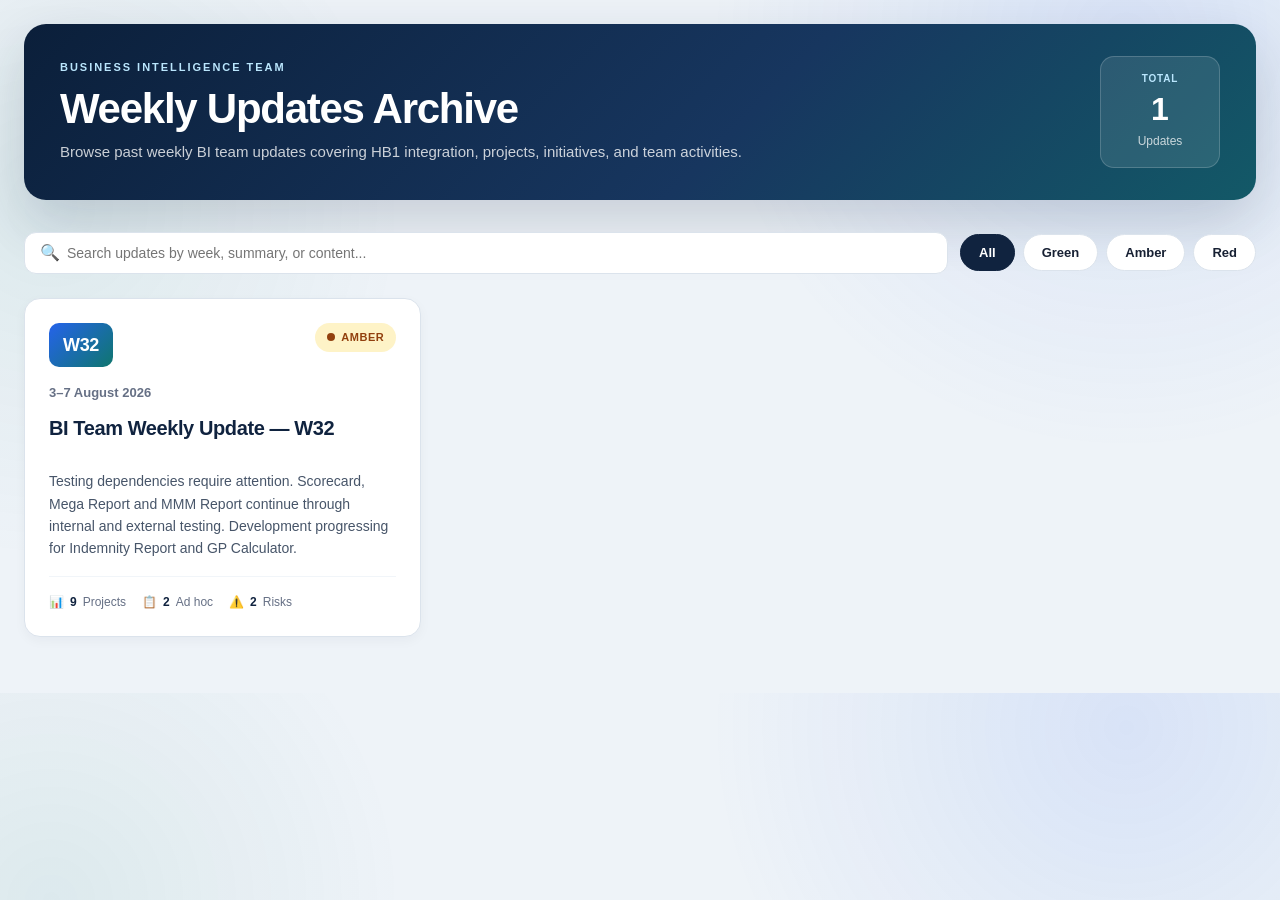
<file: index.html>
<!DOCTYPE html>
<html lang="en">
<head>
<meta charset="UTF-8">
<meta name="viewport" content="width=device-width, initial-scale=1.0">
<title>BI Team Weekly Updates</title>
<style>
:root {
  --navy:#10233f;
  --navy2:#17365f;
  --teal:#0f766e;
  --blue:#2563eb;
  --bg:#eef3f8;
  --panel:#fff;
  --line:#dbe3ec;
  --text:#172033;
  --muted:#667085;
}

* { box-sizing:border-box; }

body {
  margin:0;
  background:
    radial-gradient(circle at 88% 5%, rgba(37,99,235,.11), transparent 26rem),
    radial-gradient(circle at 4% 30%, rgba(15,118,110,.08), transparent 22rem),
    var(--bg);
  color:var(--text);
  font-family:Inter,"Segoe UI",Arial,sans-serif;
  line-height:1.6;
}

.container {
  max-width: 1400px;
  margin: 0 auto;
  padding: 24px;
}

.header {
  padding: 32px 36px;
  border-radius: 22px;
  color: white;
  background: linear-gradient(135deg, #0b1f3a 0%, #17365f 58%, #0f766e 135%);
  box-shadow: 0 22px 60px rgba(15,35,63,.18);
  margin-bottom: 32px;
}

.header-content {
  display: flex;
  justify-content: space-between;
  align-items: center;
  gap: 24px;
  flex-wrap: wrap;
}

.eyebrow {
  font-size: 11px;
  font-weight: 800;
  letter-spacing: .18em;
  text-transform: uppercase;
  color: #bae6fd;
  margin-bottom: 8px;
}

h1 {
  margin: 9px 0 7px;
  font-size: 42px;
  line-height: 1.1;
  letter-spacing: -.03em;
}

.header p {
  max-width: 780px;
  margin: 8px 0 0;
  line-height: 1.6;
  color: rgba(255,255,255,.78);
  font-size: 15px;
}

.stats {
  display: flex;
  gap: 16px;
  flex-wrap: wrap;
}

.stat-box {
  min-width: 120px;
  padding: 14px 18px;
  border: 1px solid rgba(255,255,255,.18);
  border-radius: 14px;
  background: rgba(255,255,255,.10);
  text-align: center;
}

.stat-box small {
  display: block;
  text-transform: uppercase;
  letter-spacing: .08em;
  color: #bae6fd;
  font-weight: 700;
  font-size: 10px;
  margin-bottom: 6px;
}

.stat-box strong {
  display: block;
  font-size: 32px;
  line-height: 1;
  margin-bottom: 2px;
}

.stat-box span {
  font-size: 12px;
  color: rgba(255,255,255,.75);
}

.controls {
  display: flex;
  gap: 12px;
  align-items: center;
  flex-wrap: wrap;
  margin-bottom: 24px;
}

.search-box {
  flex: 1;
  min-width: 280px;
  position: relative;
}

.search-box input {
  width: 100%;
  padding: 12px 16px 12px 42px;
  border: 1px solid var(--line);
  border-radius: 12px;
  background: white;
  font-size: 14px;
  font-family: inherit;
  color: var(--text);
  transition: all 0.2s ease;
}

.search-box input:focus {
  outline: none;
  border-color: var(--blue);
  box-shadow: 0 0 0 3px rgba(37,99,235,.1);
}

.search-box::before {
  content: "🔍";
  position: absolute;
  left: 16px;
  top: 50%;
  transform: translateY(-50%);
  font-size: 16px;
}

.filter-group {
  display: flex;
  gap: 8px;
  flex-wrap: wrap;
}

.filter-btn {
  padding: 10px 18px;
  border: 1px solid var(--line);
  border-radius: 999px;
  background: white;
  color: var(--text);
  font-size: 13px;
  font-weight: 600;
  cursor: pointer;
  transition: all 0.2s ease;
  font-family: inherit;
}

.filter-btn:hover {
  background: #f8fafc;
  border-color: var(--blue);
}

.filter-btn.active {
  background: var(--navy);
  color: white;
  border-color: var(--navy);
}

.updates-grid {
  display: grid;
  grid-template-columns: repeat(auto-fill, minmax(340px, 1fr));
  gap: 20px;
  margin-bottom: 32px;
}

.update-card {
  background: white;
  border: 1px solid var(--line);
  border-radius: 16px;
  padding: 24px;
  transition: all 0.3s ease;
  cursor: pointer;
  text-decoration: none;
  color: inherit;
  display: flex;
  flex-direction: column;
  box-shadow: 0 4px 12px rgba(15,35,63,.04);
}

.update-card:hover {
  transform: translateY(-4px);
  box-shadow: 0 12px 32px rgba(15,35,63,.12);
  border-color: var(--blue);
}

.update-header {
  display: flex;
  justify-content: space-between;
  align-items: flex-start;
  margin-bottom: 16px;
}

.week-badge {
  display: inline-flex;
  align-items: center;
  justify-content: center;
  min-width: 62px;
  padding: 8px 14px;
  border-radius: 10px;
  background: linear-gradient(135deg, var(--blue), var(--teal));
  color: white;
  font-size: 18px;
  font-weight: 800;
  letter-spacing: -.02em;
}

.status-badge {
  display: inline-flex;
  align-items: center;
  gap: 6px;
  padding: 6px 12px;
  border-radius: 999px;
  font-size: 11px;
  font-weight: 700;
  text-transform: uppercase;
  letter-spacing: .05em;
}

.status-badge.green {
  background: #dcfce7;
  color: #166534;
}

.status-badge.amber {
  background: #fef3c7;
  color: #92400e;
}

.status-badge.red {
  background: #fee2e2;
  color: #991b1b;
}

.status-badge::before {
  content: "";
  width: 8px;
  height: 8px;
  border-radius: 50%;
  background: currentColor;
}

.update-date {
  font-size: 13px;
  color: var(--muted);
  margin-bottom: 8px;
  font-weight: 600;
}

.update-title {
  font-size: 20px;
  font-weight: 700;
  color: var(--navy);
  margin: 0 0 12px 0;
  letter-spacing: -.02em;
}

.update-summary {
  font-size: 14px;
  color: #475569;
  line-height: 1.6;
  margin-bottom: 16px;
  flex: 1;
}

.update-meta {
  display: flex;
  flex-wrap: wrap;
  gap: 16px;
  padding-top: 16px;
  border-top: 1px solid #f1f5f9;
  font-size: 12px;
  color: var(--muted);
}

.meta-item {
  display: flex;
  align-items: center;
  gap: 6px;
}

.meta-item strong {
  color: var(--navy);
  font-weight: 700;
}

.empty-state {
  text-align: center;
  padding: 64px 24px;
  color: var(--muted);
}

.empty-state-icon {
  font-size: 64px;
  margin-bottom: 16px;
  opacity: 0.5;
}

.empty-state h3 {
  font-size: 20px;
  color: var(--navy);
  margin: 0 0 8px 0;
}

.empty-state p {
  font-size: 14px;
  margin: 0;
}

@media (max-width: 768px) {
  .container {
    padding: 16px;
  }

  .header {
    padding: 24px 20px;
  }

  h1 {
    font-size: 32px;
  }

  .header-content {
    flex-direction: column;
    align-items: flex-start;
  }

  .updates-grid {
    grid-template-columns: 1fr;
  }

  .controls {
    flex-direction: column;
    align-items: stretch;
  }

  .search-box {
    min-width: 100%;
  }

  .filter-group {
    justify-content: center;
  }
}

@media print {
  body {
    background: white;
  }
  
  .header {
    box-shadow: none;
  }
  
  .controls {
    display: none;
  }
  
  .update-card {
    break-inside: avoid;
  }
}
</style>
</head>
<body>
<div class="container">
  <header class="header">
    <div class="header-content">
      <div>
        <div class="eyebrow">Business Intelligence Team</div>
        <h1>Weekly Updates Archive</h1>
        <p>Browse past weekly BI team updates covering HB1 integration, projects, initiatives, and team activities.</p>
      </div>
      <div class="stats">
        <div class="stat-box">
          <small>Total</small>
          <strong id="totalCount">0</strong>
          <span>Updates</span>
        </div>
      </div>
    </div>
  </header>

  <div class="controls">
    <div class="search-box">
      <input type="text" id="searchInput" placeholder="Search updates by week, summary, or content...">
    </div>
    <div class="filter-group">
      <button class="filter-btn active" data-filter="all">All</button>
      <button class="filter-btn" data-filter="green">Green</button>
      <button class="filter-btn" data-filter="amber">Amber</button>
      <button class="filter-btn" data-filter="red">Red</button>
    </div>
  </div>

  <div class="updates-grid" id="updatesGrid">
    <!-- Updates will be dynamically inserted here -->
  </div>

  <div class="empty-state" id="emptyState" style="display: none;">
    <div class="empty-state-icon">📊</div>
    <h3>No updates found</h3>
    <p>Try adjusting your search or filter criteria.</p>
  </div>
</div>

<script>
// Load weekly updates from JSON file
let weeklyUpdates = [];

async function loadUpdates() {
  try {
    const response = await fetch('data/updates.json');
    const data = await response.json();
    weeklyUpdates = data.updates;
    
    // Sort updates by week (newest first)
    weeklyUpdates.sort((a, b) => {
      if (a.year !== b.year) return b.year - a.year;
      return parseInt(b.week.substring(1)) - parseInt(a.week.substring(1));
    });
    
    renderUpdates();
  } catch (error) {
    console.error('Error loading updates:', error);
    emptyState.style.display = 'block';
  }
}

// Initialize
const updatesGrid = document.getElementById('updatesGrid');
const emptyState = document.getElementById('emptyState');
const searchInput = document.getElementById('searchInput');
const filterButtons = document.querySelectorAll('.filter-btn');
const totalCount = document.getElementById('totalCount');

let currentFilter = 'all';
let currentSearch = '';

function renderUpdates() {
  const filtered = weeklyUpdates.filter(update => {
    const matchesFilter = currentFilter === 'all' || update.status === currentFilter;
    const matchesSearch = !currentSearch || 
      update.week.toLowerCase().includes(currentSearch) ||
      update.title.toLowerCase().includes(currentSearch) ||
      update.summary.toLowerCase().includes(currentSearch) ||
      update.dateRange.toLowerCase().includes(currentSearch);
    return matchesFilter && matchesSearch;
  });

  totalCount.textContent = weeklyUpdates.length;

  if (filtered.length === 0) {
    updatesGrid.style.display = 'none';
    emptyState.style.display = 'block';
    return;
  }

  updatesGrid.style.display = 'grid';
  emptyState.style.display = 'none';

  updatesGrid.innerHTML = filtered.map(update => `
    <a href="${update.fileName}" class="update-card">
      <div class="update-header">
        <div class="week-badge">${update.week}</div>
        <span class="status-badge ${update.status}">${update.statusLabel}</span>
      </div>
      <div class="update-date">${update.dateRange}</div>
      <h2 class="update-title">${update.title}</h2>
      <p class="update-summary">${update.summary}</p>
      <div class="update-meta">
        <div class="meta-item">
          📊 <strong>${update.projects}</strong> Projects
        </div>
        <div class="meta-item">
          📋 <strong>${update.adHoc}</strong> Ad hoc
        </div>
        <div class="meta-item">
          ⚠️ <strong>${update.risks}</strong> Risks
        </div>
      </div>
    </a>
  `).join('');
}

// Event listeners
searchInput.addEventListener('input', (e) => {
  currentSearch = e.target.value.toLowerCase();
  renderUpdates();
});

filterButtons.forEach(button => {
  button.addEventListener('click', () => {
    filterButtons.forEach(btn => btn.classList.remove('active'));
    button.classList.add('active');
    currentFilter = button.dataset.filter;
    renderUpdates();
  });
});

// Initial load
loadUpdates();
</script>
</body>
</html>
</file>
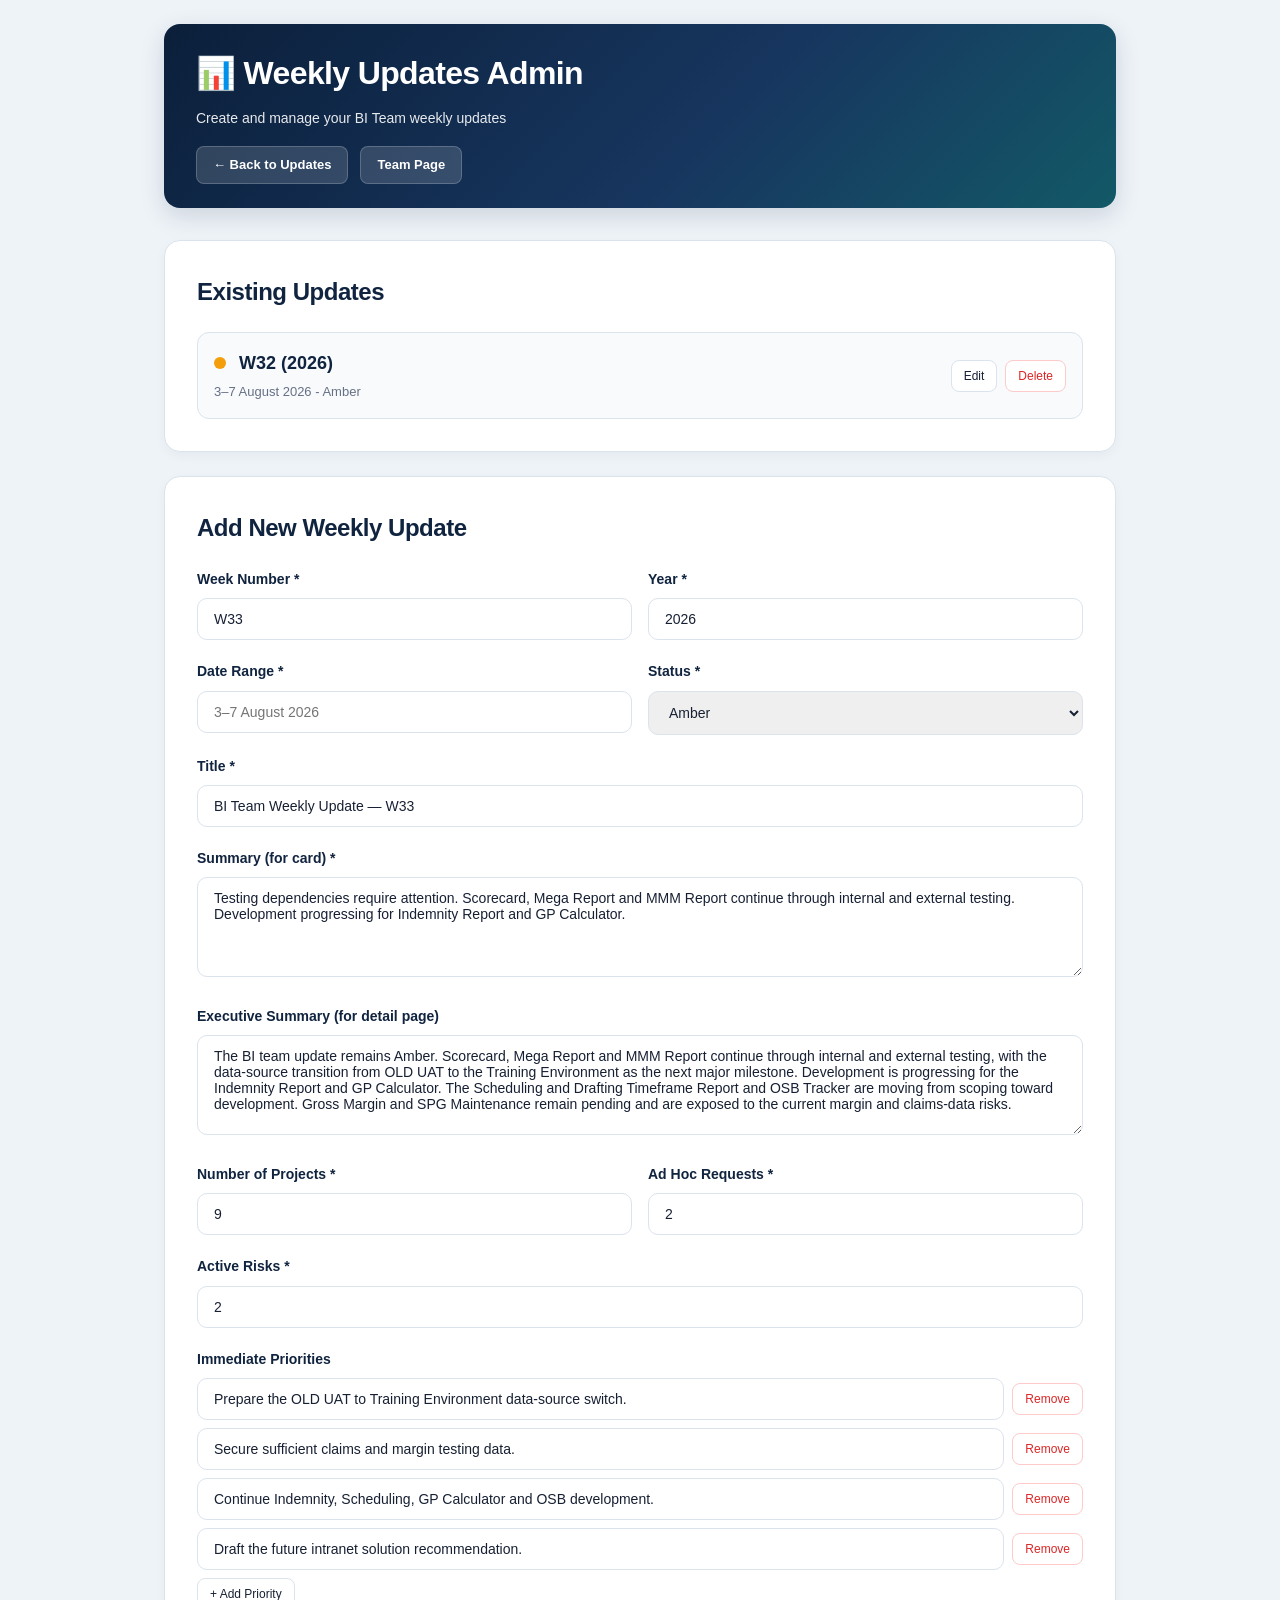
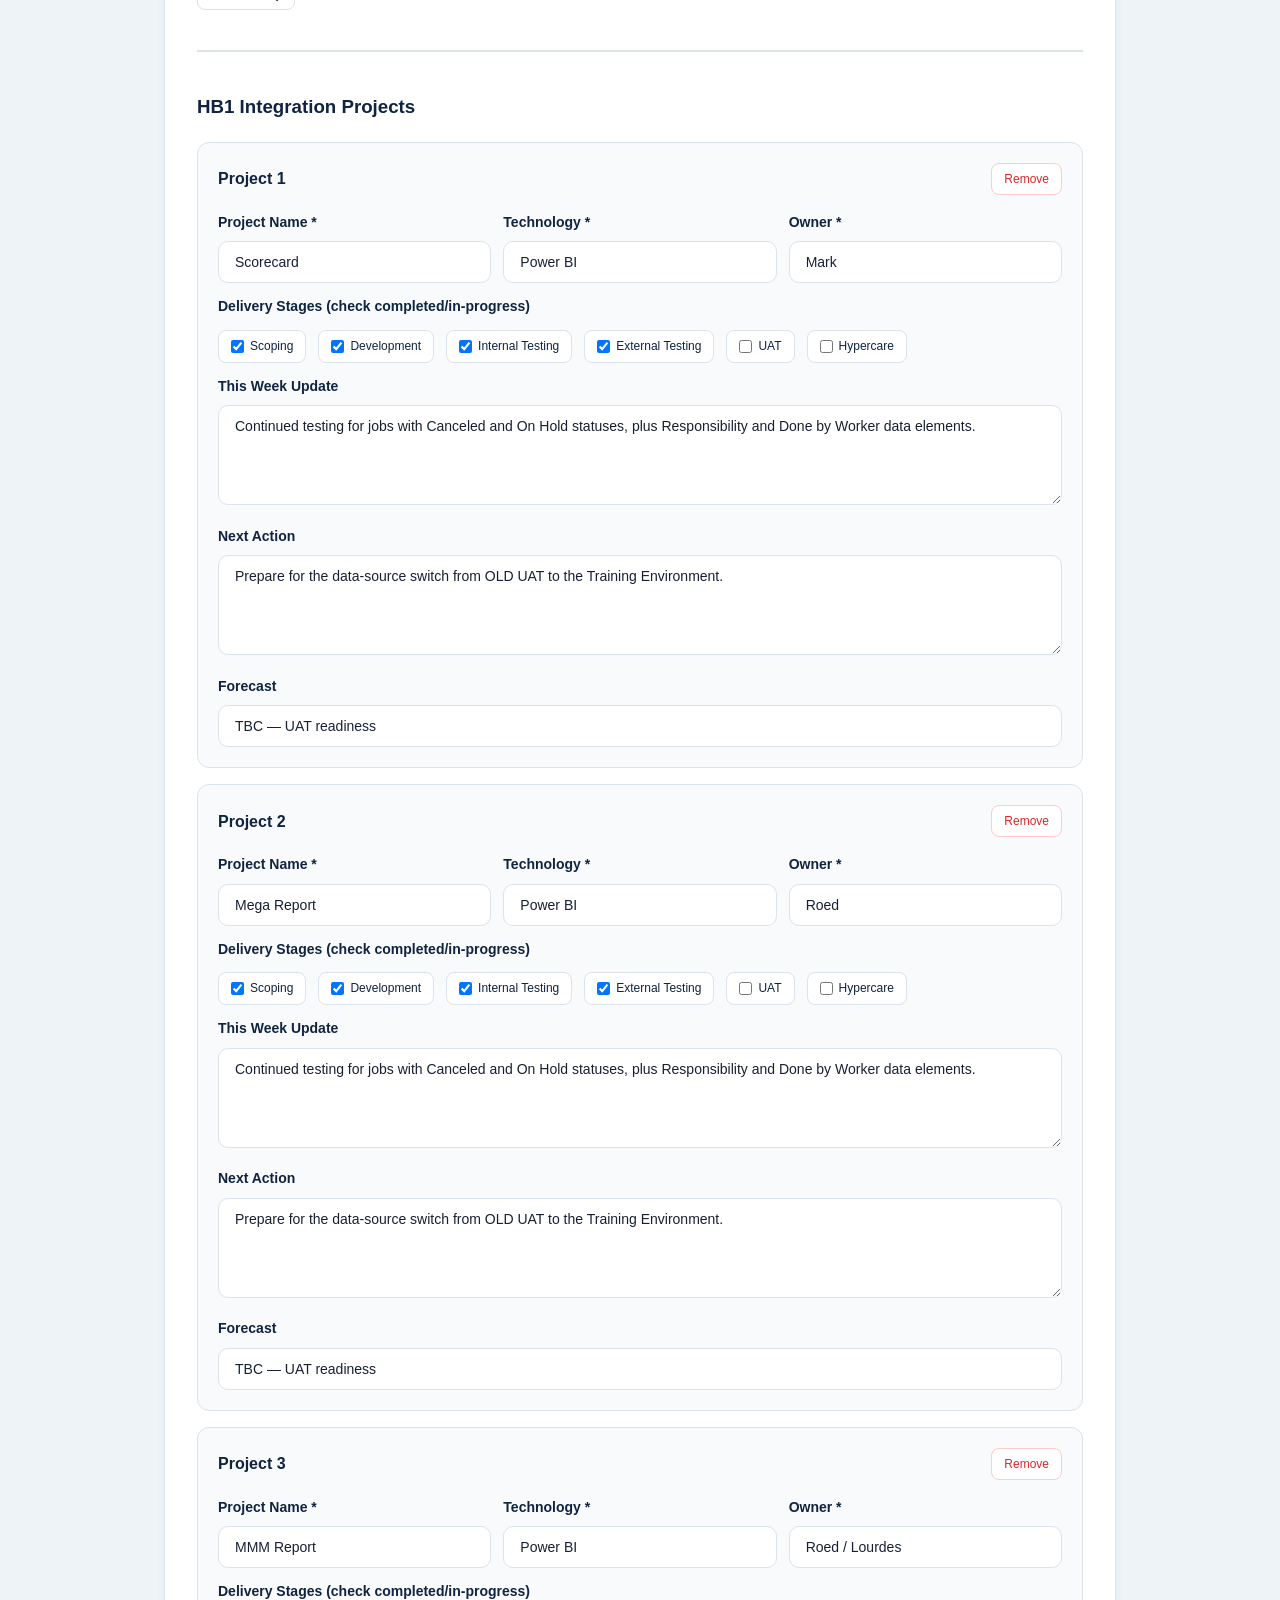
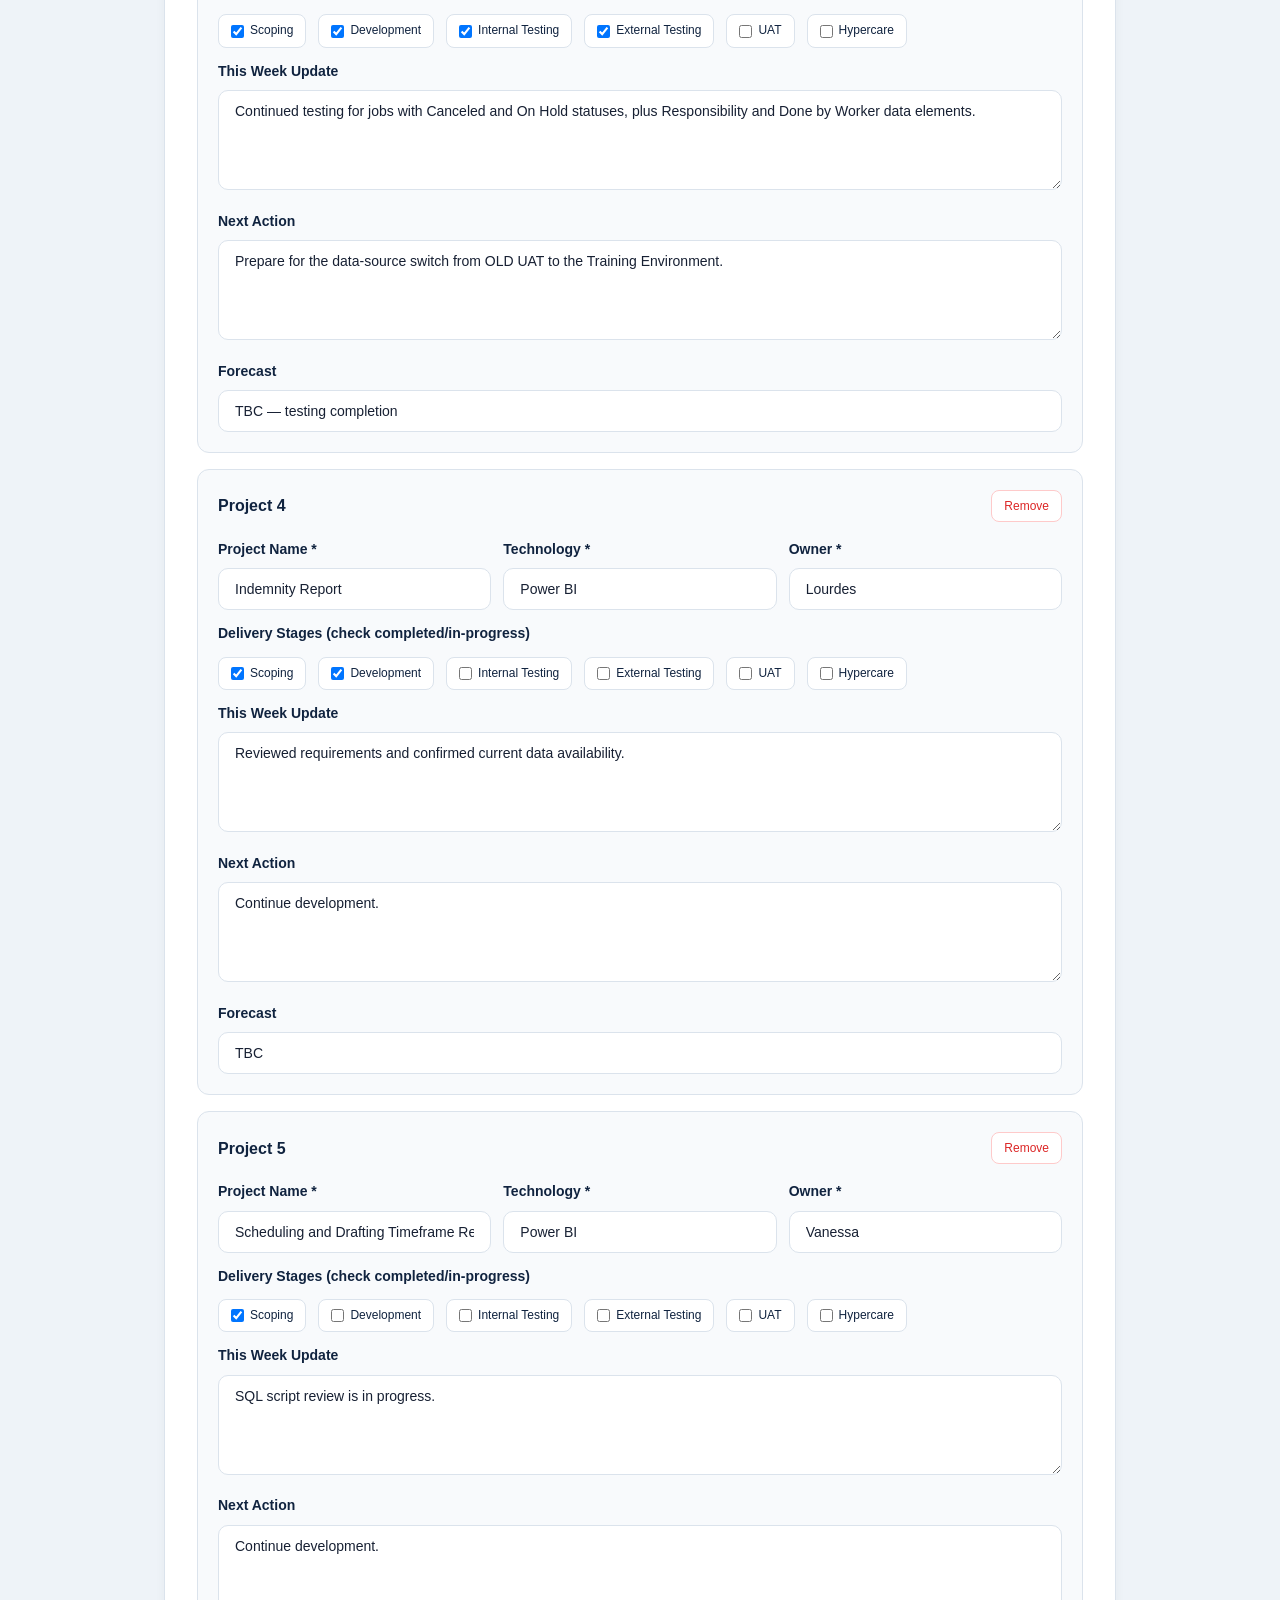
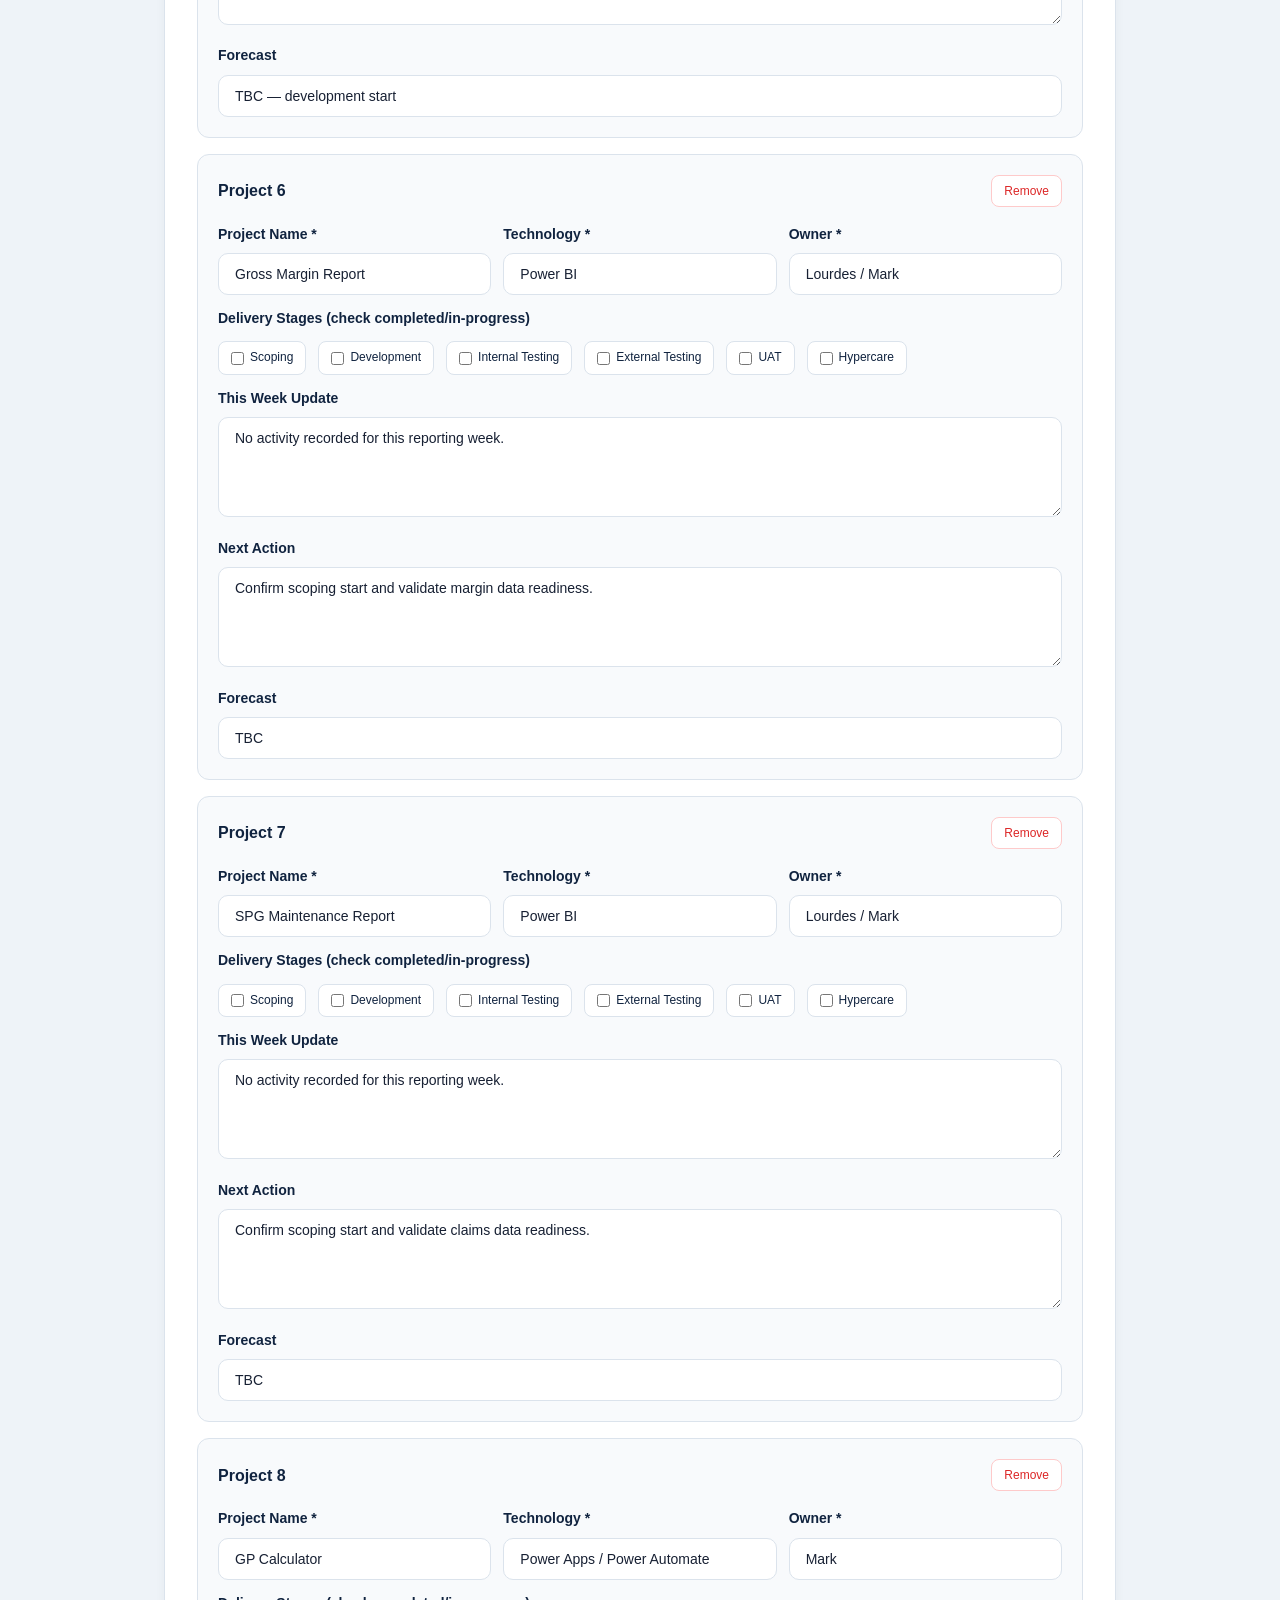
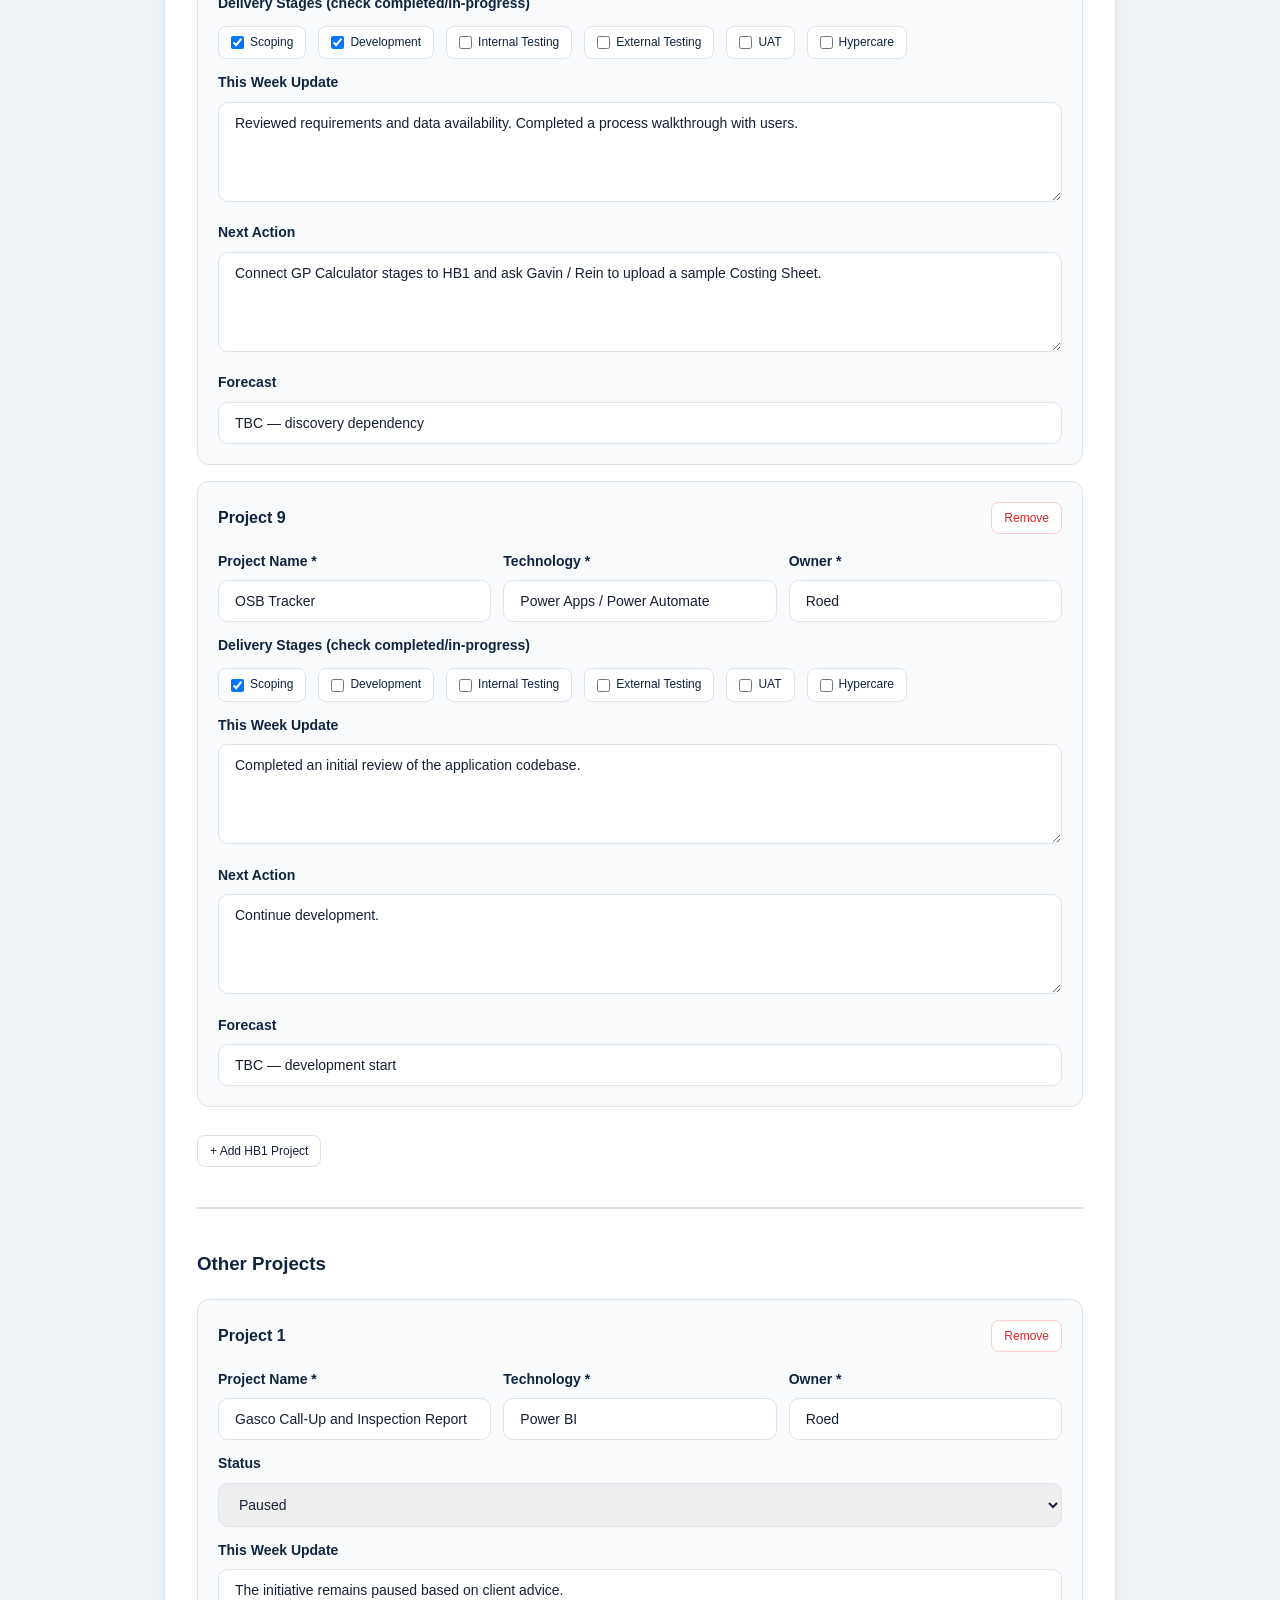
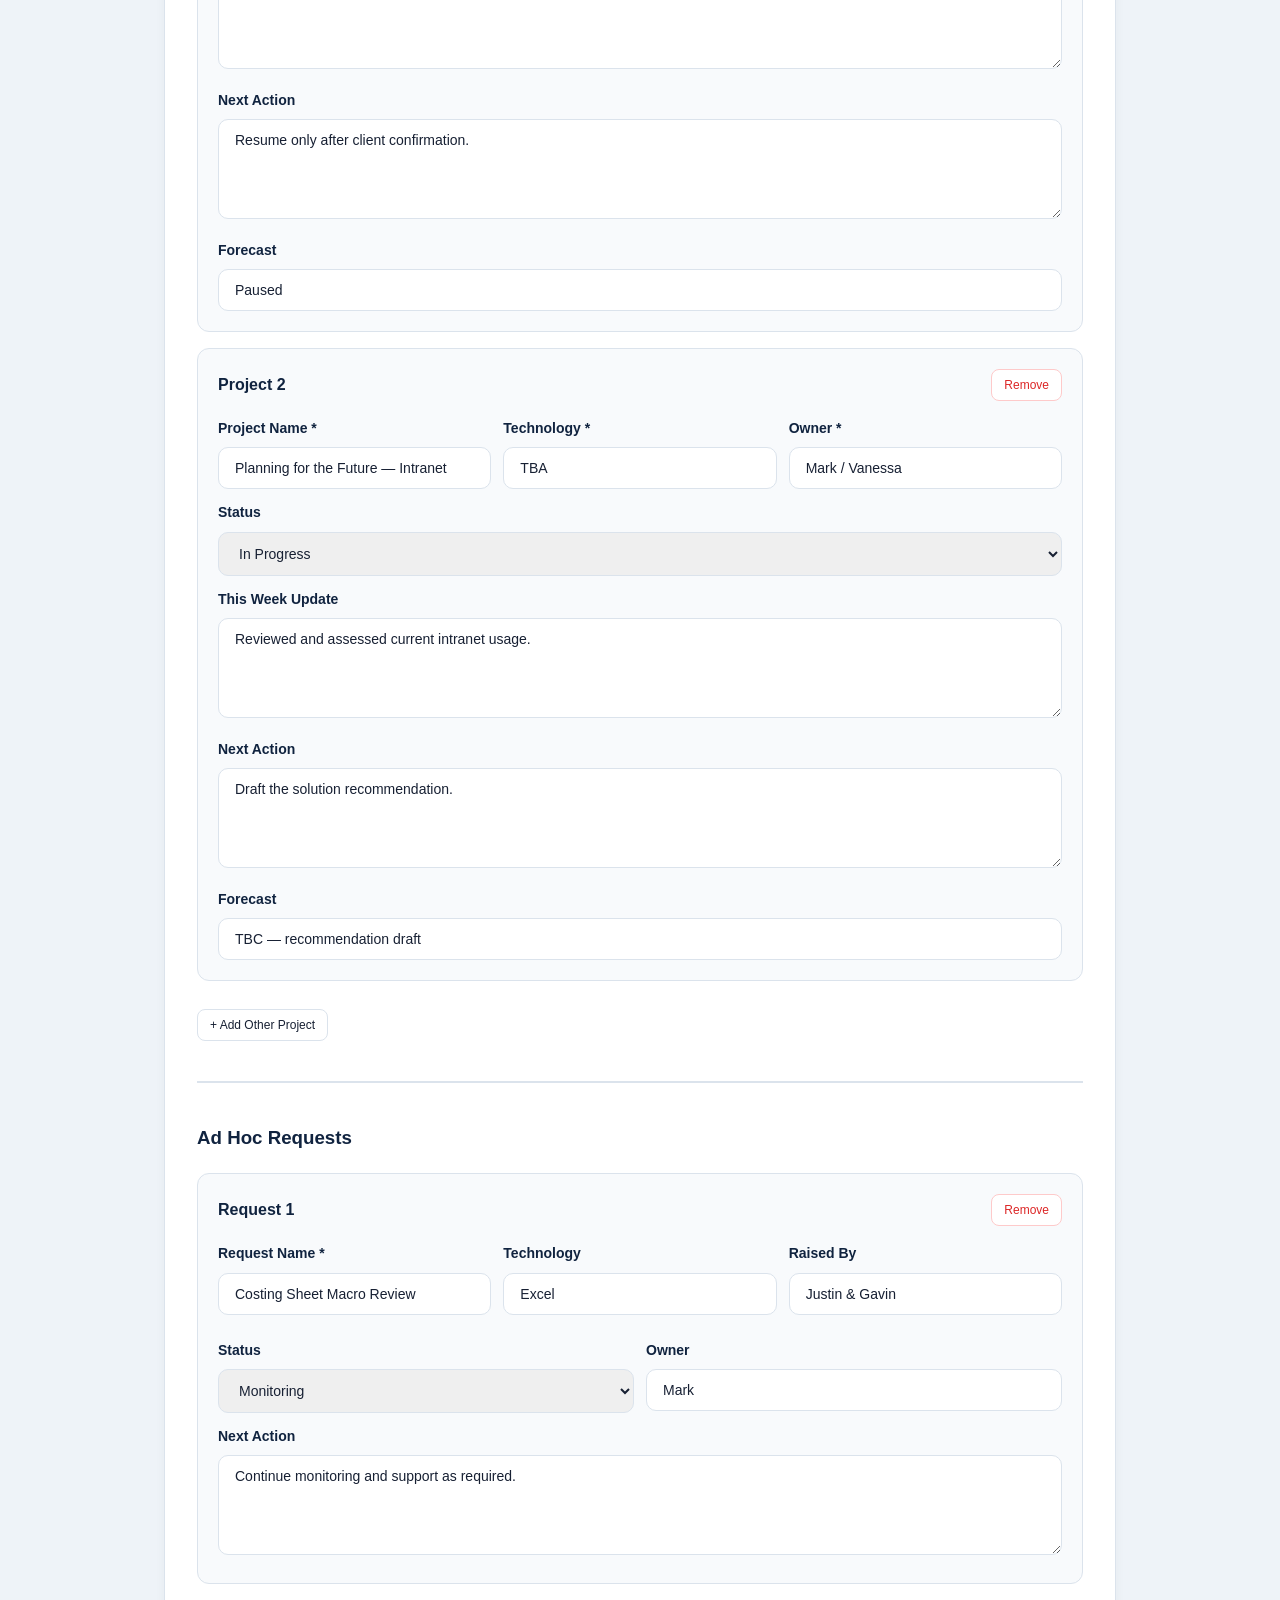
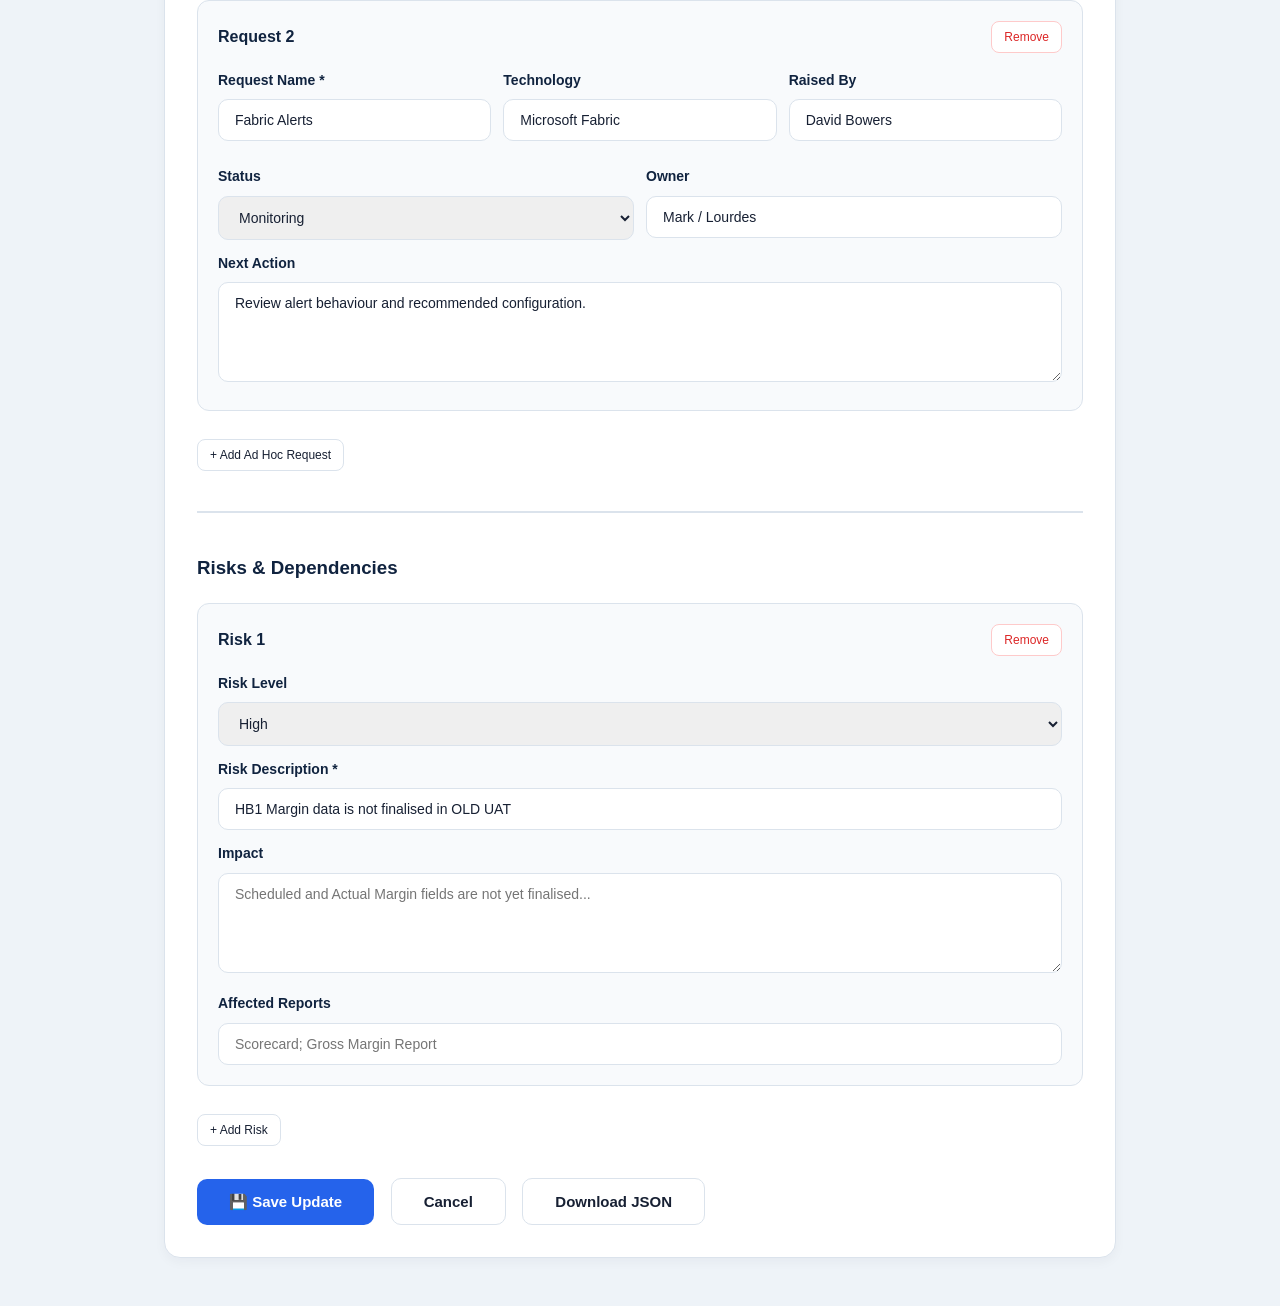
<file: admin.html>
<!DOCTYPE html>
<html lang="en">
<head>
<meta charset="UTF-8">
<meta name="viewport" content="width=device-width, initial-scale=1.0">
<title>Admin - BI Team Weekly Updates</title>
<style>
:root {
  --navy:#10233f;
  --blue:#2563eb;
  --bg:#eef3f8;
  --text:#172033;
  --muted:#667085;
  --line:#dbe3ec;
}

* { box-sizing:border-box; }

body {
  margin:0;
  background: var(--bg);
  color: var(--text);
  font-family: Inter, "Segoe UI", Arial, sans-serif;
  line-height: 1.6;
}

.container {
  max-width: 1000px;
  margin: 0 auto;
  padding: 24px;
}

.header {
  padding: 24px 32px;
  border-radius: 16px;
  color: white;
  background: linear-gradient(135deg, #0b1f3a 0%, #17365f 58%, #0f766e 135%);
  box-shadow: 0 8px 24px rgba(15,35,63,.15);
  margin-bottom: 32px;
}

h1 {
  margin: 0 0 8px 0;
  font-size: 32px;
  letter-spacing: -.02em;
}

.header p {
  margin: 0;
  opacity: 0.9;
  font-size: 14px;
}

.nav-links {
  display: flex;
  gap: 12px;
  margin-top: 16px;
}

.nav-link {
  padding: 8px 16px;
  background: rgba(255,255,255,.15);
  border: 1px solid rgba(255,255,255,.2);
  border-radius: 8px;
  color: white;
  text-decoration: none;
  font-size: 13px;
  font-weight: 600;
  transition: all 0.2s;
}

.nav-link:hover {
  background: rgba(255,255,255,.25);
}

.card {
  background: white;
  border: 1px solid var(--line);
  border-radius: 16px;
  padding: 32px;
  margin-bottom: 24px;
  box-shadow: 0 4px 12px rgba(15,35,63,.04);
}

.card h2 {
  margin: 0 0 20px 0;
  color: var(--navy);
  font-size: 24px;
  letter-spacing: -.02em;
}

.form-group {
  margin-bottom: 20px;
}

.form-group label {
  display: block;
  margin-bottom: 8px;
  font-weight: 600;
  color: var(--navy);
  font-size: 14px;
}

.form-group input,
.form-group select,
.form-group textarea {
  width: 100%;
  padding: 12px 16px;
  border: 1px solid var(--line);
  border-radius: 10px;
  font-family: inherit;
  font-size: 14px;
  color: var(--text);
  transition: all 0.2s;
}

.form-group input:focus,
.form-group select:focus,
.form-group textarea:focus {
  outline: none;
  border-color: var(--blue);
  box-shadow: 0 0 0 3px rgba(37,99,235,.1);
}

.form-group textarea {
  min-height: 100px;
  resize: vertical;
}

.form-row {
  display: grid;
  grid-template-columns: 1fr 1fr;
  gap: 16px;
}

.priority-list {
  display: flex;
  flex-direction: column;
  gap: 8px;
}

.priority-item {
  display: flex;
  gap: 8px;
  align-items: center;
}

.priority-item input {
  flex: 1;
}

.btn-small {
  padding: 8px 12px;
  border: 1px solid var(--line);
  border-radius: 8px;
  background: white;
  color: var(--text);
  font-size: 12px;
  cursor: pointer;
  transition: all 0.2s;
}

.btn-small:hover {
  background: #f8fafc;
  border-color: var(--blue);
}

.btn-remove {
  color: #dc2626;
  border-color: #fecaca;
}

.btn-remove:hover {
  background: #fef2f2;
  border-color: #dc2626;
}

.btn-primary {
  padding: 14px 32px;
  border: none;
  border-radius: 10px;
  background: var(--blue);
  color: white;
  font-size: 15px;
  font-weight: 600;
  cursor: pointer;
  transition: all 0.2s;
}

.btn-primary:hover {
  background: #1d4ed8;
  transform: translateY(-1px);
  box-shadow: 0 4px 12px rgba(37,99,235,.3);
}

.btn-secondary {
  padding: 14px 32px;
  border: 1px solid var(--line);
  border-radius: 10px;
  background: white;
  color: var(--text);
  font-size: 15px;
  font-weight: 600;
  cursor: pointer;
  transition: all 0.2s;
  margin-left: 12px;
}

.btn-secondary:hover {
  background: #f8fafc;
  border-color: var(--blue);
}

.updates-list {
  display: flex;
  flex-direction: column;
  gap: 12px;
}

.update-item {
  display: flex;
  justify-content: space-between;
  align-items: center;
  padding: 16px;
  background: #f8fafc;
  border: 1px solid var(--line);
  border-radius: 12px;
  transition: all 0.2s;
}

.update-item:hover {
  background: white;
  box-shadow: 0 2px 8px rgba(15,35,63,.08);
}

.update-info {
  flex: 1;
}

.update-week {
  font-size: 18px;
  font-weight: 700;
  color: var(--navy);
  margin-bottom: 4px;
}

.update-date {
  font-size: 13px;
  color: var(--muted);
}

.update-actions {
  display: flex;
  gap: 8px;
}

.status-indicator {
  display: inline-block;
  width: 12px;
  height: 12px;
  border-radius: 50%;
  margin-right: 8px;
}

.status-green { background: #22c55e; }
.status-amber { background: #f59e0b; }
.status-red { background: #ef4444; }

.alert {
  padding: 16px 20px;
  border-radius: 12px;
  margin-bottom: 24px;
  font-size: 14px;
}

.alert-success {
  background: #dcfce7;
  color: #166534;
  border: 1px solid #bbf7d0;
}

.alert-error {
  background: #fee2e2;
  color: #991b1b;
  border: 1px solid #fecaca;
}

.alert-info {
  background: #dbeafe;
  color: #1e40af;
  border: 1px solid #bfdbfe;
}

.project-card {
  background: #f8fafc;
  border: 1px solid var(--line);
  border-radius: 12px;
  padding: 20px;
  margin-bottom: 16px;
}

.project-card h4 {
  margin: 0 0 16px 0;
  color: var(--navy);
  font-size: 16px;
  display: flex;
  justify-content: space-between;
  align-items: center;
}

.project-grid {
  display: grid;
  grid-template-columns: repeat(3, 1fr);
  gap: 12px;
  margin-bottom: 12px;
}

.stage-checkboxes {
  display: flex;
  flex-wrap: wrap;
  gap: 12px;
  margin: 12px 0;
}

.stage-checkbox {
  display: flex;
  align-items: center;
  gap: 6px;
  padding: 6px 12px;
  background: white;
  border: 1px solid var(--line);
  border-radius: 8px;
  cursor: pointer;
  transition: all 0.2s;
}

.stage-checkbox:hover {
  border-color: var(--blue);
}

.stage-checkbox input[type="checkbox"] {
  width: auto;
  margin: 0;
}

.stage-checkbox label {
  margin: 0;
  cursor: pointer;
  font-size: 12px;
  font-weight: 500;
}

@media (max-width: 768px) {
  .form-row {
    grid-template-columns: 1fr;
  }
  
  .container {
    padding: 16px;
  }
}
</style>
</head>
<body>
<div class="container">
  <header class="header">
    <h1>📊 Weekly Updates Admin</h1>
    <p>Create and manage your BI Team weekly updates</p>
    <div class="nav-links">
      <a href="index.html" class="nav-link">← Back to Updates</a>
      <a href="team.html" class="nav-link">Team Page</a>
    </div>
  </header>

  <div id="alertContainer"></div>

  <div class="card">
    <h2>Existing Updates</h2>
    <div class="updates-list" id="updatesList">
      <p style="color: var(--muted);">Loading updates...</p>
    </div>
  </div>

  <div class="card">
    <h2 id="formTitle">Add New Weekly Update</h2>
    <form id="updateForm">
      <input type="hidden" id="editIndex" value="">
      
      <div class="form-row">
        <div class="form-group">
          <label for="week">Week Number *</label>
          <input type="text" id="week" placeholder="W32" required>
        </div>
        <div class="form-group">
          <label for="year">Year *</label>
          <input type="number" id="year" placeholder="2026" required>
        </div>
      </div>

      <div class="form-row">
        <div class="form-group">
          <label for="dateRange">Date Range *</label>
          <input type="text" id="dateRange" placeholder="3–7 August 2026" required>
        </div>
        <div class="form-group">
          <label for="status">Status *</label>
          <select id="status" required>
            <option value="green">Green</option>
            <option value="amber">Amber</option>
            <option value="red">Red</option>
          </select>
        </div>
      </div>

      <div class="form-group">
        <label for="title">Title *</label>
        <input type="text" id="title" placeholder="BI Team Weekly Update — W32" required>
      </div>

      <div class="form-group">
        <label for="summary">Summary (for card) *</label>
        <textarea id="summary" placeholder="Brief summary shown on the updates listing page..." required></textarea>
      </div>

      <div class="form-group">
        <label for="executiveSummary">Executive Summary (for detail page)</label>
        <textarea id="executiveSummary" placeholder="Detailed executive summary for the full weekly update page..."></textarea>
      </div>

      <div class="form-row">
        <div class="form-group">
          <label for="projects">Number of Projects *</label>
          <input type="number" id="projects" placeholder="9" required>
        </div>
        <div class="form-group">
          <label for="adHoc">Ad Hoc Requests *</label>
          <input type="number" id="adHoc" placeholder="2" required>
        </div>
      </div>

      <div class="form-group">
        <label for="risks">Active Risks *</label>
        <input type="number" id="risks" placeholder="2" required>
      </div>

      <div class="form-group">
        <label>Immediate Priorities</label>
        <div class="priority-list" id="priorityList">
          <div class="priority-item">
            <input type="text" class="priority-input" placeholder="Priority 1">
            <button type="button" class="btn-small btn-remove" onclick="removePriority(this)">Remove</button>
          </div>
        </div>
        <button type="button" class="btn-small" onclick="addPriority()" style="margin-top: 8px;">+ Add Priority</button>
      </div>

      <hr style="margin: 40px 0; border: none; border-top: 2px solid var(--line);">

      <h3 style="margin-bottom: 20px; color: var(--navy);">HB1 Integration Projects</h3>
      <div id="hb1ProjectsList"></div>
      <button type="button" class="btn-small" onclick="addProject('hb1')" style="margin-top: 12px;">+ Add HB1 Project</button>

      <hr style="margin: 40px 0; border: none; border-top: 2px solid var(--line);">

      <h3 style="margin-bottom: 20px; color: var(--navy);">Other Projects</h3>
      <div id="otherProjectsList"></div>
      <button type="button" class="btn-small" onclick="addProject('other')" style="margin-top: 12px;">+ Add Other Project</button>

      <hr style="margin: 40px 0; border: none; border-top: 2px solid var(--line);">

      <h3 style="margin-bottom: 20px; color: var(--navy);">Ad Hoc Requests</h3>
      <div id="adHocList"></div>
      <button type="button" class="btn-small" onclick="addAdHoc()" style="margin-top: 12px;">+ Add Ad Hoc Request</button>

      <hr style="margin: 40px 0; border: none; border-top: 2px solid var(--line);">

      <h3 style="margin-bottom: 20px; color: var(--navy);">Risks & Dependencies</h3>
      <div id="risksList"></div>
      <button type="button" class="btn-small" onclick="addRisk()" style="margin-top: 12px;">+ Add Risk</button>

      <div style="margin-top: 32px;">
        <button type="submit" class="btn-primary">💾 Save Update</button>
        <button type="button" class="btn-secondary" onclick="resetForm()">Cancel</button>
        <button type="button" class="btn-secondary" onclick="downloadJSON()">Download JSON</button>
      </div>
    </form>
  </div>
</div>

<script>
let updatesData = { updates: [] };

// Load existing updates
async function loadUpdates() {
  try {
    const response = await fetch('data/updates.json');
    if (response.ok) {
      updatesData = await response.json();
      displayUpdates();
      console.log('Loaded updates:', updatesData.updates.length);
    }
  } catch (error) {
    console.log('No existing updates found, starting fresh');
  }
  return updatesData;
}

function displayUpdates() {
  const list = document.getElementById('updatesList');
  if (updatesData.updates.length === 0) {
    list.innerHTML = '<p style="color: var(--muted);">No updates yet. Create your first one below!</p>';
    return;
  }

  list.innerHTML = updatesData.updates.map((update, index) => `
    <div class="update-item">
      <div class="update-info">
        <div class="update-week">
          <span class="status-indicator status-${update.status}"></span>
          ${update.week} (${update.year})
        </div>
        <div class="update-date">${update.dateRange} - ${update.statusLabel}</div>
      </div>
      <div class="update-actions">
        <button class="btn-small" onclick="editUpdate(${index})">Edit</button>
        <button class="btn-small btn-remove" onclick="deleteUpdate(${index})">Delete</button>
      </div>
    </div>
  `).join('');
}

function addPriority() {
  const list = document.getElementById('priorityList');
  const item = document.createElement('div');
  item.className = 'priority-item';
  item.innerHTML = `
    <input type="text" class="priority-input" placeholder="Priority ${list.children.length + 1}">
    <button type="button" class="btn-small btn-remove" onclick="removePriority(this)">Remove</button>
  `;
  list.appendChild(item);
}

function removePriority(btn) {
  btn.parentElement.remove();
}

function addProject(type) {
  const listId = type === 'hb1' ? 'hb1ProjectsList' : 'otherProjectsList';
  const list = document.getElementById(listId);
  const index = list.children.length;
  
  const projectCard = document.createElement('div');
  projectCard.className = 'project-card';
  projectCard.innerHTML = `
    <h4>
      <span>Project ${index + 1}</span>
      <button type="button" class="btn-small btn-remove" onclick="this.closest('.project-card').remove()">Remove</button>
    </h4>
    <div class="project-grid">
      <div class="form-group" style="margin: 0;">
        <label>Project Name *</label>
        <input type="text" class="project-name" placeholder="Scorecard" required>
      </div>
      <div class="form-group" style="margin: 0;">
        <label>Technology *</label>
        <input type="text" class="project-tech" placeholder="Power BI" required>
      </div>
      <div class="form-group" style="margin: 0;">
        <label>Owner *</label>
        <input type="text" class="project-owner" placeholder="Mark" required>
      </div>
    </div>
    ${type === 'hb1' ? `
    <div class="form-group" style="margin: 12px 0 0 0;">
      <label>Delivery Stages (check completed/in-progress)</label>
      <div class="stage-checkboxes">
        <div class="stage-checkbox">
          <input type="checkbox" class="stage-scoping" id="scoping-${index}">
          <label for="scoping-${index}">Scoping</label>
        </div>
        <div class="stage-checkbox">
          <input type="checkbox" class="stage-development" id="development-${index}">
          <label for="development-${index}">Development</label>
        </div>
        <div class="stage-checkbox">
          <input type="checkbox" class="stage-internal" id="internal-${index}">
          <label for="internal-${index}">Internal Testing</label>
        </div>
        <div class="stage-checkbox">
          <input type="checkbox" class="stage-external" id="external-${index}">
          <label for="external-${index}">External Testing</label>
        </div>
        <div class="stage-checkbox">
          <input type="checkbox" class="stage-uat" id="uat-${index}">
          <label for="uat-${index}">UAT</label>
        </div>
        <div class="stage-checkbox">
          <input type="checkbox" class="stage-hypercare" id="hypercare-${index}">
          <label for="hypercare-${index}">Hypercare</label>
        </div>
      </div>
    </div>
    ` : `
    <div class="form-group" style="margin: 12px 0 0 0;">
      <label>Status</label>
      <select class="project-status">
        <option value="done">Done</option>
        <option value="progress">In Progress</option>
        <option value="paused">Paused</option>
        <option value="pending">Pending</option>
      </select>
    </div>
    `}
    <div class="form-group" style="margin: 12px 0 0 0;">
      <label>This Week Update</label>
      <textarea class="project-update" placeholder="What happened this week..." rows="2"></textarea>
    </div>
    <div class="form-group" style="margin: 12px 0 0 0;">
      <label>Next Action</label>
      <textarea class="project-next" placeholder="What's next..." rows="2"></textarea>
    </div>
    <div class="form-group" style="margin: 12px 0 0 0;">
      <label>Forecast</label>
      <input type="text" class="project-forecast" placeholder="TBC — UAT readiness">
    </div>
  `;
  list.appendChild(projectCard);
}

function addAdHoc() {
  const list = document.getElementById('adHocList');
  const card = document.createElement('div');
  card.className = 'project-card';
  card.innerHTML = `
    <h4>
      <span>Request ${list.children.length + 1}</span>
      <button type="button" class="btn-small btn-remove" onclick="this.closest('.project-card').remove()">Remove</button>
    </h4>
    <div class="project-grid">
      <div class="form-group" style="margin: 0;">
        <label>Request Name *</label>
        <input type="text" class="adhoc-name" placeholder="Costing Sheet Macro Review" required>
      </div>
      <div class="form-group" style="margin: 0;">
        <label>Technology</label>
        <input type="text" class="adhoc-tech" placeholder="Excel">
      </div>
      <div class="form-group" style="margin: 0;">
        <label>Raised By</label>
        <input type="text" class="adhoc-raised" placeholder="Justin & Gavin">
      </div>
    </div>
    <div class="project-grid" style="grid-template-columns: 1fr 1fr;">
      <div class="form-group" style="margin: 12px 0 0 0;">
        <label>Status</label>
        <select class="adhoc-status">
          <option value="monitoring">Monitoring</option>
          <option value="progress">In Progress</option>
          <option value="done">Done</option>
        </select>
      </div>
      <div class="form-group" style="margin: 12px 0 0 0;">
        <label>Owner</label>
        <input type="text" class="adhoc-owner" placeholder="Mark">
      </div>
    </div>
    <div class="form-group" style="margin: 12px 0 0 0;">
      <label>Next Action</label>
      <textarea class="adhoc-next" placeholder="Continue monitoring and support..." rows="2"></textarea>
    </div>
  `;
  list.appendChild(card);
}

function addRisk() {
  const list = document.getElementById('risksList');
  const card = document.createElement('div');
  card.className = 'project-card';
  card.innerHTML = `
    <h4>
      <span>Risk ${list.children.length + 1}</span>
      <button type="button" class="btn-small btn-remove" onclick="this.closest('.project-card').remove()">Remove</button>
    </h4>
    <div class="form-group" style="margin: 0;">
      <label>Risk Level</label>
      <select class="risk-level">
        <option value="high">High</option>
        <option value="medium">Medium</option>
        <option value="low">Low</option>
      </select>
    </div>
    <div class="form-group" style="margin: 12px 0 0 0;">
      <label>Risk Description *</label>
      <input type="text" class="risk-name" placeholder="HB1 Margin data is not finalised..." required>
    </div>
    <div class="form-group" style="margin: 12px 0 0 0;">
      <label>Impact</label>
      <textarea class="risk-impact" placeholder="Scheduled and Actual Margin fields are not yet finalised..." rows="2"></textarea>
    </div>
    <div class="form-group" style="margin: 12px 0 0 0;">
      <label>Affected Reports</label>
      <input type="text" class="risk-affected" placeholder="Scorecard; Gross Margin Report">
    </div>
  `;
  list.appendChild(card);
}

function removePriority(btn) {
  btn.parentElement.remove();
}

function getNextWeekNumber() {
  if (!updatesData.updates || updatesData.updates.length === 0) {
    return 'W1';
  }
  // Get the most recent update (first in array)
  const latestUpdate = updatesData.updates[0];
  const weekMatch = latestUpdate.week.match(/W(\d+)/);
  if (weekMatch) {
    const nextWeekNum = parseInt(weekMatch[1]) + 1;
    return `W${nextWeekNum}`;
  }
  return 'W1';
}

function preloadPreviousWeek() {
  if (!updatesData.updates || updatesData.updates.length === 0) {
    return; // No previous data to load
  }

  const previousUpdate = updatesData.updates[0]; // Most recent update
  const nextWeek = getNextWeekNumber();
  const nextYear = previousUpdate.year; // Keep same year (user can change if needed)

  // Auto-fill form with previous week's data
  document.getElementById('week').value = nextWeek;
  document.getElementById('year').value = nextYear;
  document.getElementById('dateRange').value = ''; // User needs to update this
  document.getElementById('status').value = previousUpdate.status;
  document.getElementById('title').value = `BI Team Weekly Update — ${nextWeek}`;
  document.getElementById('summary').value = previousUpdate.summary;
  document.getElementById('executiveSummary').value = previousUpdate.executiveSummary || '';
  document.getElementById('projects').value = previousUpdate.projects;
  document.getElementById('adHoc').value = previousUpdate.adHoc;
  document.getElementById('risks').value = previousUpdate.risks;

  // Load priorities
  const priorityList = document.getElementById('priorityList');
  priorityList.innerHTML = '';
  (previousUpdate.priorities || []).forEach((priority, i) => {
    const item = document.createElement('div');
    item.className = 'priority-item';
    item.innerHTML = `
      <input type="text" class="priority-input" value="${priority}" placeholder="Priority ${i + 1}">
      <button type="button" class="btn-small btn-remove" onclick="removePriority(this)">Remove</button>
    `;
    priorityList.appendChild(item);
  });

  // Load HB1 projects
  document.getElementById('hb1ProjectsList').innerHTML = '';
  (previousUpdate.hb1Projects || []).forEach((proj, i) => {
    addProject('hb1');
    // Fill immediately after adding
    const list = document.getElementById('hb1ProjectsList');
    const card = list.children[list.children.length - 1];
    card.querySelector('.project-name').value = proj.name;
    card.querySelector('.project-tech').value = proj.technology;
    card.querySelector('.project-owner').value = proj.owner;
    if (proj.stages) {
      card.querySelector('.stage-scoping').checked = proj.stages.scoping;
      card.querySelector('.stage-development').checked = proj.stages.development;
      card.querySelector('.stage-internal').checked = proj.stages.internalTesting;
      card.querySelector('.stage-external').checked = proj.stages.externalTesting;
      card.querySelector('.stage-uat').checked = proj.stages.uat;
      card.querySelector('.stage-hypercare').checked = proj.stages.hypercare;
    }
    card.querySelector('.project-update').value = proj.thisWeek || '';
    card.querySelector('.project-next').value = proj.nextAction || '';
    card.querySelector('.project-forecast').value = proj.forecast || '';
  });

  // Load other projects
  document.getElementById('otherProjectsList').innerHTML = '';
  (previousUpdate.otherProjects || []).forEach((proj, i) => {
    addProject('other');
    // Fill immediately after adding
    const list = document.getElementById('otherProjectsList');
    const card = list.children[list.children.length - 1];
    card.querySelector('.project-name').value = proj.name;
    card.querySelector('.project-tech').value = proj.technology;
    card.querySelector('.project-owner').value = proj.owner;
    card.querySelector('.project-status').value = proj.status || 'progress';
    card.querySelector('.project-update').value = proj.thisWeek || '';
    card.querySelector('.project-next').value = proj.nextAction || '';
    card.querySelector('.project-forecast').value = proj.forecast || '';
  });

  // Load ad hoc requests
  document.getElementById('adHocList').innerHTML = '';
  (previousUpdate.adHocRequests || []).forEach((req, i) => {
    addAdHoc();
    // Fill immediately after adding
    const list = document.getElementById('adHocList');
    const card = list.children[list.children.length - 1];
    card.querySelector('.adhoc-name').value = req.name;
    card.querySelector('.adhoc-tech').value = req.technology || '';
    card.querySelector('.adhoc-raised').value = req.raisedBy || '';
    card.querySelector('.adhoc-status').value = req.status || 'monitoring';
    card.querySelector('.adhoc-owner').value = req.owner || '';
    card.querySelector('.adhoc-next').value = req.nextAction || '';
  });

  // Load risks
  document.getElementById('risksList').innerHTML = '';
  (previousUpdate.riskDetails || []).forEach((risk, i) => {
    addRisk();
    // Fill immediately after adding
    const list = document.getElementById('risksList');
    const card = list.children[list.children.length - 1];
    card.querySelector('.risk-name').value = risk.name;
    card.querySelector('.risk-category').value = risk.category || 'quality';
    card.querySelector('.risk-likelihood').value = risk.likelihood || 'medium';
    card.querySelector('.risk-impact').value = risk.impact || 'medium';
    card.querySelector('.risk-mitigation').value = risk.mitigation || '';
    card.querySelector('.risk-affected').value = risk.affected || '';
  });

  // Update form title
  document.getElementById('formTitle').textContent = `Create ${nextWeek} (Pre-loaded from ${previousUpdate.week})`;
  showAlert(`Form pre-loaded with ${previousUpdate.week} data. Update the Date Range and modify as needed.`, 'info');
}

function editUpdate(index) {
  const update = updatesData.updates[index];
  document.getElementById('editIndex').value = index;
  document.getElementById('formTitle').textContent = `Edit Update: ${update.week}`;
  document.getElementById('week').value = update.week;
  document.getElementById('year').value = update.year;
  document.getElementById('dateRange').value = update.dateRange;
  document.getElementById('status').value = update.status;
  document.getElementById('title').value = update.title;
  document.getElementById('summary').value = update.summary;
  document.getElementById('executiveSummary').value = update.executiveSummary || '';
  document.getElementById('projects').value = update.projects;
  document.getElementById('adHoc').value = update.adHoc;
  document.getElementById('risks').value = update.risks;

  // Load priorities
  const priorityList = document.getElementById('priorityList');
  priorityList.innerHTML = '';
  (update.priorities || []).forEach((priority, i) => {
    const item = document.createElement('div');
    item.className = 'priority-item';
    item.innerHTML = `
      <input type="text" class="priority-input" value="${priority}" placeholder="Priority ${i + 1}">
      <button type="button" class="btn-small btn-remove" onclick="removePriority(this)">Remove</button>
    `;
    priorityList.appendChild(item);
  });

  // Load HB1 projects
  document.getElementById('hb1ProjectsList').innerHTML = '';
  (update.hb1Projects || []).forEach(() => {
    addProject('hb1');
  });
  const hb1Cards = document.querySelectorAll('#hb1ProjectsList .project-card');
  (update.hb1Projects || []).forEach((proj, i) => {
    const card = hb1Cards[i];
    card.querySelector('.project-name').value = proj.name;
    card.querySelector('.project-tech').value = proj.technology;
    card.querySelector('.project-owner').value = proj.owner;
    if (proj.stages) {
      card.querySelector('.stage-scoping').checked = proj.stages.scoping;
      card.querySelector('.stage-development').checked = proj.stages.development;
      card.querySelector('.stage-internal').checked = proj.stages.internalTesting;
      card.querySelector('.stage-external').checked = proj.stages.externalTesting;
      card.querySelector('.stage-uat').checked = proj.stages.uat;
      card.querySelector('.stage-hypercare').checked = proj.stages.hypercare;
    }
    card.querySelector('.project-update').value = proj.thisWeek || '';
    card.querySelector('.project-next').value = proj.nextAction || '';
    card.querySelector('.project-forecast').value = proj.forecast || '';
  });

  // Load other projects
  document.getElementById('otherProjectsList').innerHTML = '';
  (update.otherProjects || []).forEach(() => {
    addProject('other');
  });
  const otherCards = document.querySelectorAll('#otherProjectsList .project-card');
  (update.otherProjects || []).forEach((proj, i) => {
    const card = otherCards[i];
    card.querySelector('.project-name').value = proj.name;
    card.querySelector('.project-tech').value = proj.technology;
    card.querySelector('.project-owner').value = proj.owner;
    card.querySelector('.project-status').value = proj.status || 'progress';
    card.querySelector('.project-update').value = proj.thisWeek || '';
    card.querySelector('.project-next').value = proj.nextAction || '';
    card.querySelector('.project-forecast').value = proj.forecast || '';
  });

  // Load ad hoc requests
  document.getElementById('adHocList').innerHTML = '';
  (update.adHocRequests || []).forEach(() => {
    addAdHoc();
  });
  const adHocCards = document.querySelectorAll('#adHocList .project-card');
  (update.adHocRequests || []).forEach((req, i) => {
    const card = adHocCards[i];
    card.querySelector('.adhoc-name').value = req.name;
    card.querySelector('.adhoc-tech').value = req.technology || '';
    card.querySelector('.adhoc-raised').value = req.raisedBy || '';
    card.querySelector('.adhoc-status').value = req.status || 'monitoring';
    card.querySelector('.adhoc-owner').value = req.owner || '';
    card.querySelector('.adhoc-next').value = req.nextAction || '';
  });

  // Load risks
  document.getElementById('risksList').innerHTML = '';
  (update.riskDetails || []).forEach(() => {
    addRisk();
  });
  const riskCards = document.querySelectorAll('#risksList .project-card');
  (update.riskDetails || []).forEach((risk, i) => {
    const card = riskCards[i];
    card.querySelector('.risk-level').value = risk.level || 'high';
    card.querySelector('.risk-name').value = risk.risk;
    card.querySelector('.risk-impact').value = risk.impact || '';
    card.querySelector('.risk-affected').value = risk.affectedReports || '';
  });

  window.scrollTo({ top: document.getElementById('updateForm').offsetTop - 100, behavior: 'smooth' });
}

function deleteUpdate(index) {
  if (confirm('Are you sure you want to delete this update?')) {
    updatesData.updates.splice(index, 1);
    displayUpdates();
    showAlert('Update deleted successfully!', 'success');
  }
}

function resetForm() {
  document.getElementById('updateForm').reset();
  document.getElementById('editIndex').value = '';
  const priorityList = document.getElementById('priorityList');
  priorityList.innerHTML = '';
  document.getElementById('hb1ProjectsList').innerHTML = '';
  document.getElementById('otherProjectsList').innerHTML = '';
  document.getElementById('adHocList').innerHTML = '';
  document.getElementById('risksList').innerHTML = '';
  
  // After reset, automatically pre-load previous week's data
  setTimeout(() => preloadPreviousWeek(), 100);
}

function showAlert(message, type = 'info') {
  const alertContainer = document.getElementById('alertContainer');
  const alert = document.createElement('div');
  alert.className = `alert alert-${type}`;
  alert.textContent = message;
  alertContainer.appendChild(alert);
  setTimeout(() => alert.remove(), 5000);
}

document.getElementById('updateForm').addEventListener('submit', (e) => {
  e.preventDefault();
  
  const priorities = Array.from(document.querySelectorAll('.priority-input'))
    .map(input => input.value.trim())
    .filter(val => val);

  // Collect HB1 projects
  const hb1Projects = Array.from(document.querySelectorAll('#hb1ProjectsList .project-card')).map(card => ({
    name: card.querySelector('.project-name').value,
    technology: card.querySelector('.project-tech').value,
    owner: card.querySelector('.project-owner').value,
    stages: {
      scoping: card.querySelector('.stage-scoping')?.checked || false,
      development: card.querySelector('.stage-development')?.checked || false,
      internalTesting: card.querySelector('.stage-internal')?.checked || false,
      externalTesting: card.querySelector('.stage-external')?.checked || false,
      uat: card.querySelector('.stage-uat')?.checked || false,
      hypercare: card.querySelector('.stage-hypercare')?.checked || false
    },
    thisWeek: card.querySelector('.project-update').value,
    nextAction: card.querySelector('.project-next').value,
    forecast: card.querySelector('.project-forecast').value
  }));

  // Collect other projects
  const otherProjects = Array.from(document.querySelectorAll('#otherProjectsList .project-card')).map(card => ({
    name: card.querySelector('.project-name').value,
    technology: card.querySelector('.project-tech').value,
    owner: card.querySelector('.project-owner').value,
    status: card.querySelector('.project-status').value,
    thisWeek: card.querySelector('.project-update').value,
    nextAction: card.querySelector('.project-next').value,
    forecast: card.querySelector('.project-forecast').value
  }));

  // Collect ad hoc requests
  const adHocRequests = Array.from(document.querySelectorAll('#adHocList .project-card')).map(card => ({
    name: card.querySelector('.adhoc-name').value,
    technology: card.querySelector('.adhoc-tech').value,
    raisedBy: card.querySelector('.adhoc-raised').value,
    status: card.querySelector('.adhoc-status').value,
    owner: card.querySelector('.adhoc-owner').value,
    nextAction: card.querySelector('.adhoc-next').value
  }));

  // Collect risks
  const risks = Array.from(document.querySelectorAll('#risksList .project-card')).map(card => ({
    level: card.querySelector('.risk-level').value,
    risk: card.querySelector('.risk-name').value,
    impact: card.querySelector('.risk-impact').value,
    affectedReports: card.querySelector('.risk-affected').value
  }));

  const status = document.getElementById('status').value;
  const statusLabels = { green: 'Green', amber: 'Amber', red: 'Red' };
  
  const week = document.getElementById('week').value;
  const year = document.getElementById('year').value;
  const fileName = `weekly-updates/${week.toLowerCase()}-${year}.html`;

  const update = {
    week,
    year: parseInt(year),
    dateRange: document.getElementById('dateRange').value,
    status,
    statusLabel: statusLabels[status],
    title: document.getElementById('title').value,
    summary: document.getElementById('summary').value,
    fileName,
    projects: parseInt(document.getElementById('projects').value),
    adHoc: parseInt(document.getElementById('adHoc').value),
    risks: parseInt(document.getElementById('risks').value),
    owner: "BI Team",
    executiveSummary: document.getElementById('executiveSummary').value,
    priorities,
    hb1Projects,
    otherProjects,
    adHocRequests,
    riskDetails: risks
  };

  const editIndex = document.getElementById('editIndex').value;
  if (editIndex !== '') {
    updatesData.updates[parseInt(editIndex)] = update;
    showAlert('Update modified successfully!', 'success');
  } else {
    updatesData.updates.unshift(update);
    showAlert('Update added successfully!', 'success');
  }

  displayUpdates();
  resetForm();
  
  showAlert('Don\'t forget to download the JSON and commit changes to GitHub!', 'info');
});

function downloadJSON() {
  const dataStr = JSON.stringify(updatesData, null, 2);
  const dataUri = 'data:application/json;charset=utf-8,'+ encodeURIComponent(dataStr);
  const exportFileDefaultName = 'updates.json';
  
  const linkElement = document.createElement('a');
  linkElement.setAttribute('href', dataUri);
  linkElement.setAttribute('download', exportFileDefaultName);
  linkElement.click();
  
  showAlert('JSON file downloaded! Replace data/updates.json with this file and push to GitHub.', 'success');
}

// Initialize
loadUpdates().then(() => {
  // After loading existing updates, pre-load form with next week's data
  console.log('About to preload, updates available:', updatesData.updates.length);
  setTimeout(() => preloadPreviousWeek(), 200);
});
</script>
</body>
</html>
</file>
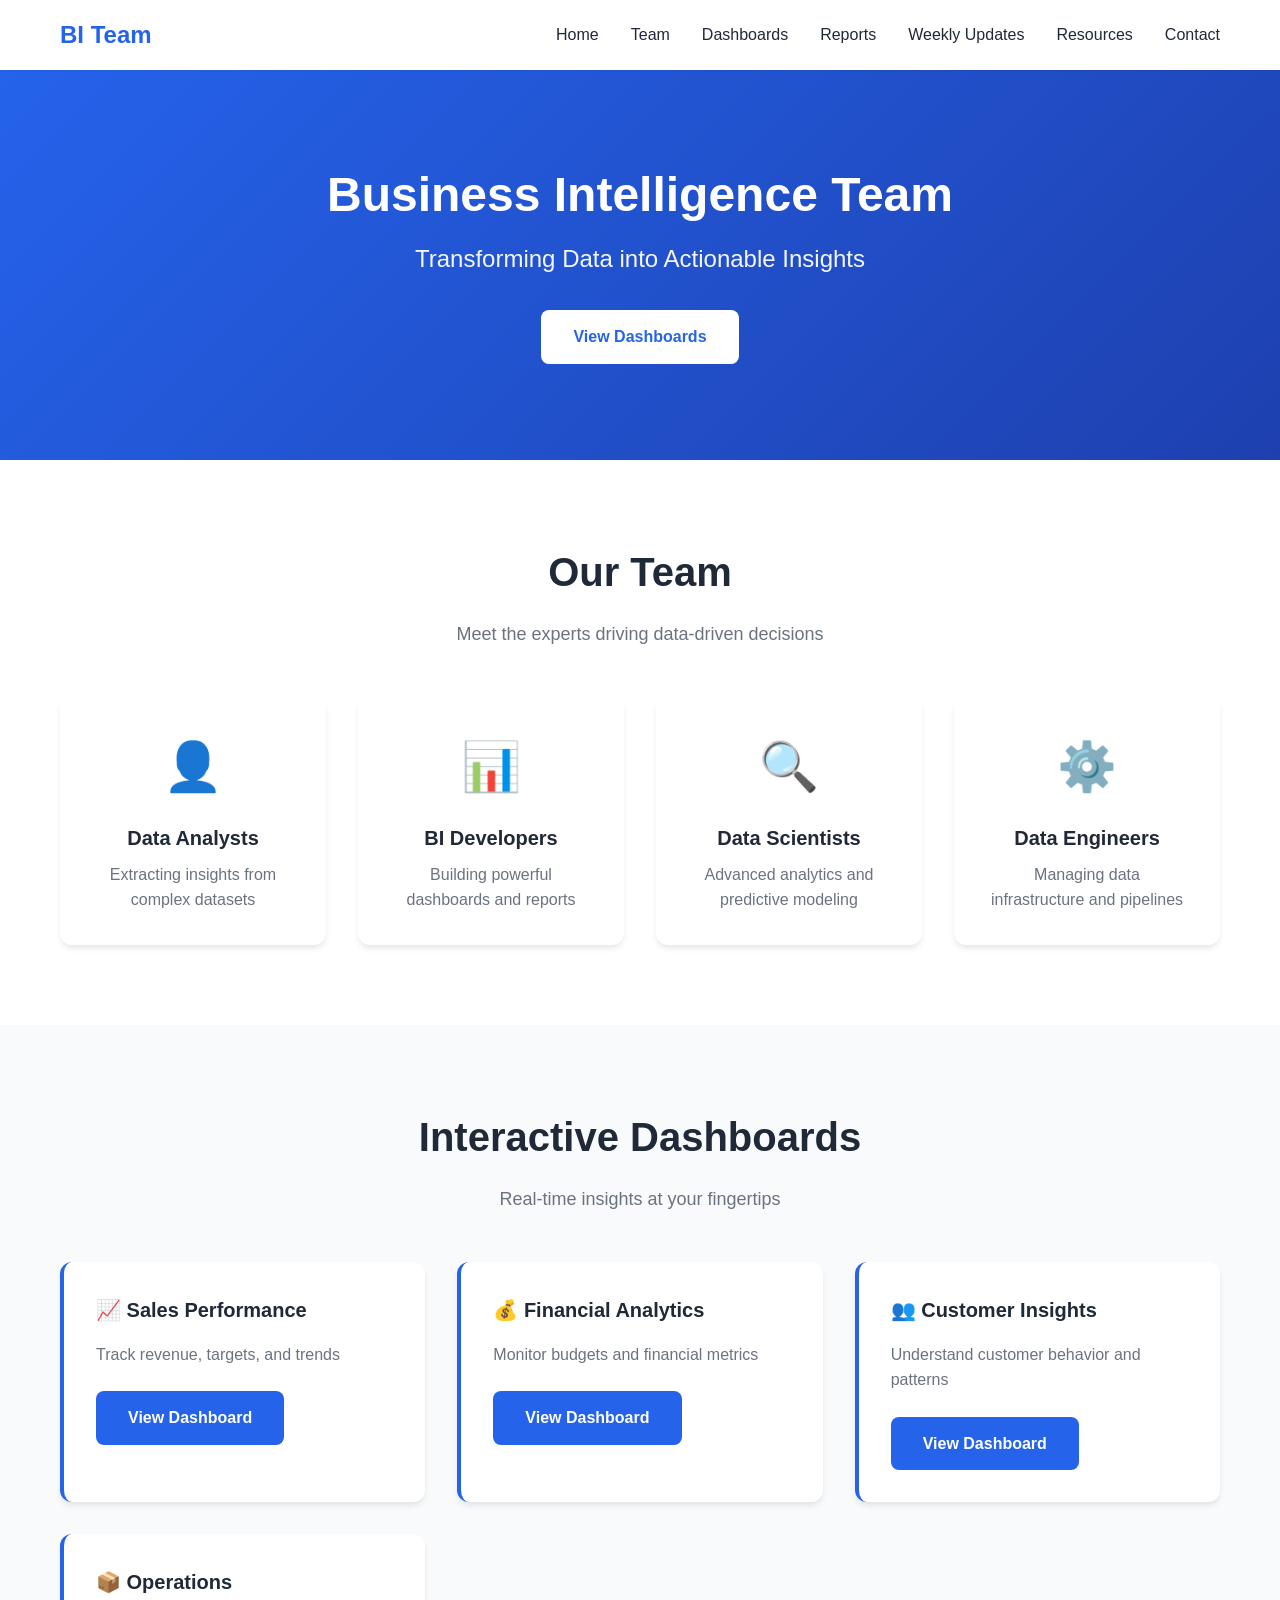
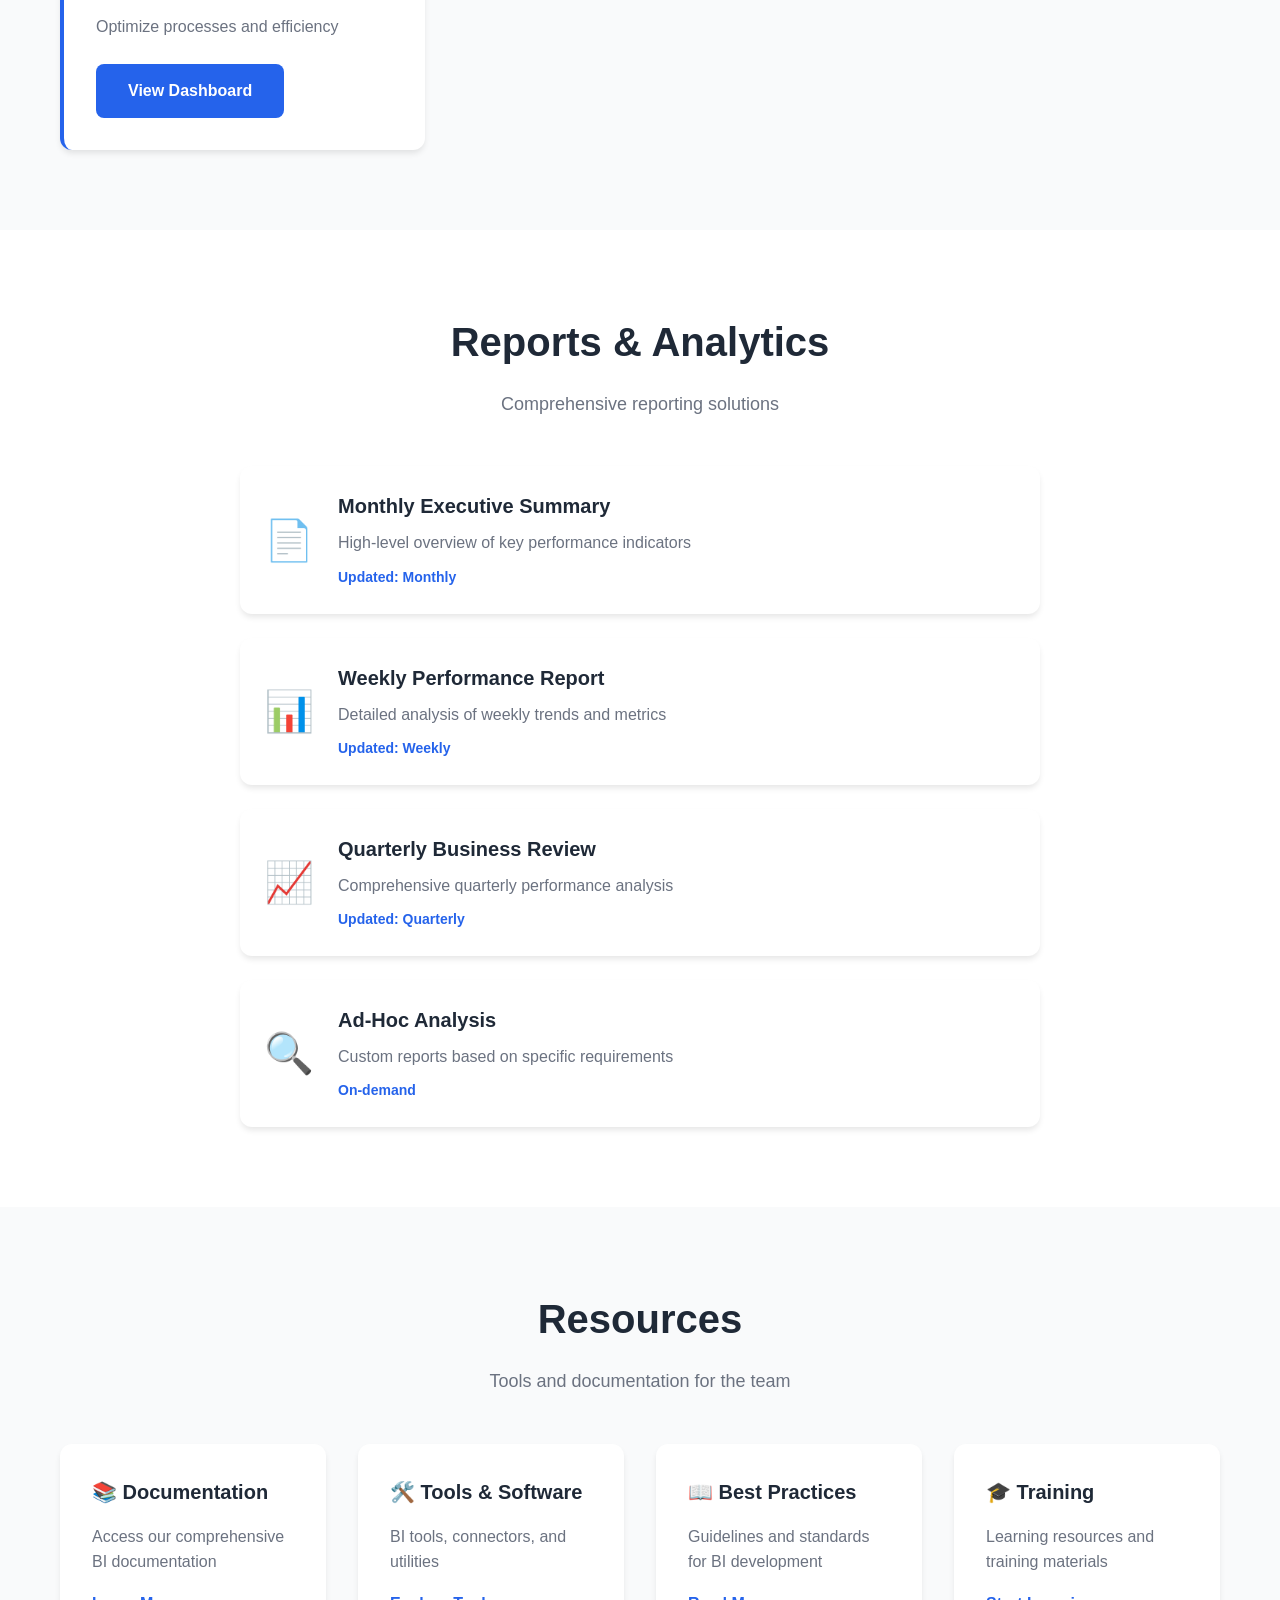
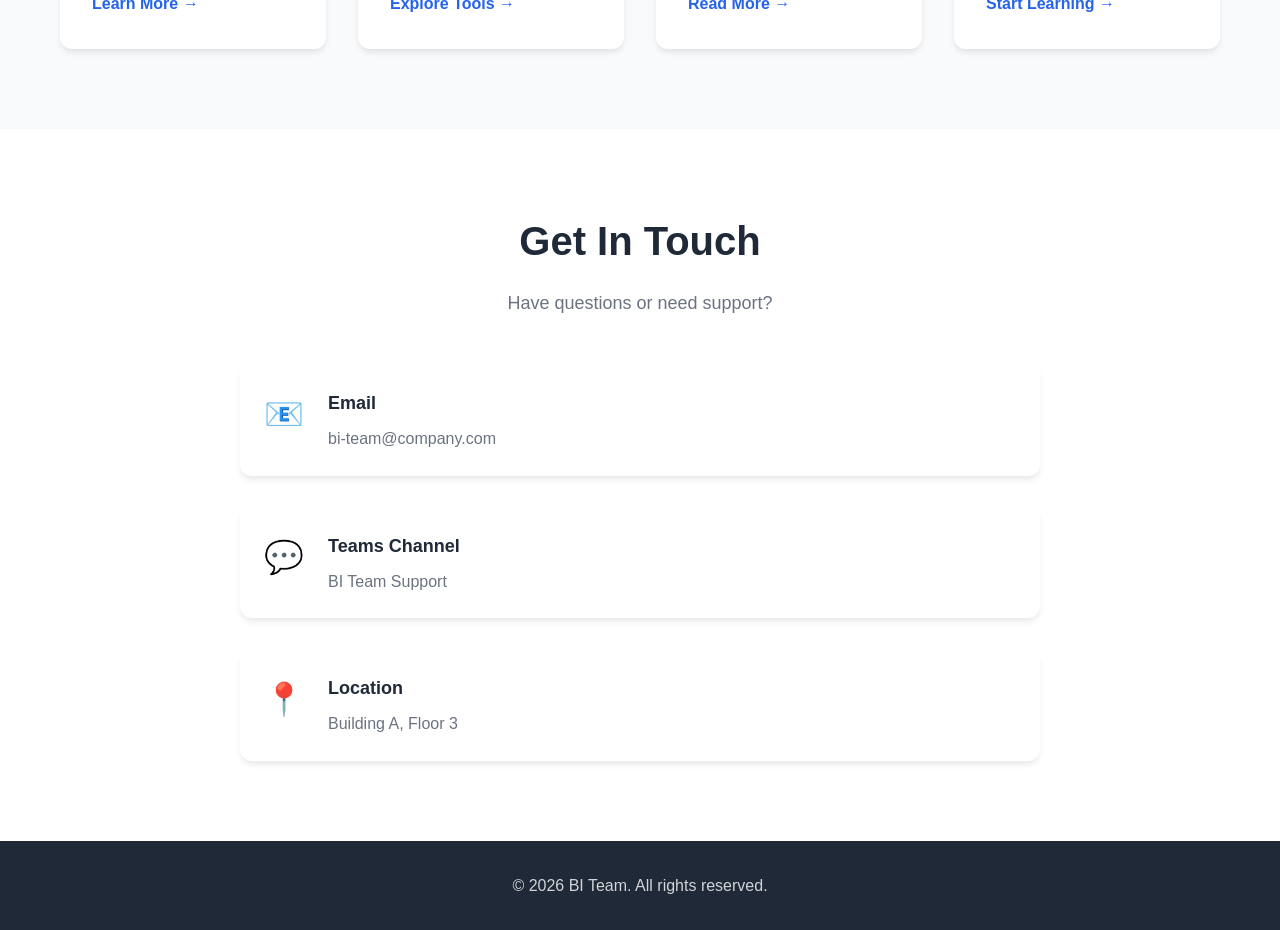
<file: team.html>
<!DOCTYPE html>
<html lang="en">
<head>
    <meta charset="UTF-8">
    <meta name="viewport" content="width=device-width, initial-scale=1.0">
    <meta name="description" content="BI Team - Business Intelligence Solutions">
    <title>BI Team | Business Intelligence</title>
    <link rel="stylesheet" href="assets/css/styles.css">
</head>
<body>
    <!-- Navigation -->
    <nav class="navbar">
        <div class="container">
            <div class="nav-brand">
                <h1>BI Team</h1>
            </div>
            <ul class="nav-menu">
                <li><a href="#home" class="nav-link">Home</a></li>
                <li><a href="#team" class="nav-link">Team</a></li>
                <li><a href="#dashboards" class="nav-link">Dashboards</a></li>
                <li><a href="#reports" class="nav-link">Reports</a></li>
                <li><a href="updates.html" class="nav-link">Weekly Updates</a></li>
                <li><a href="#resources" class="nav-link">Resources</a></li>
                <li><a href="#contact" class="nav-link">Contact</a></li>
            </ul>
            <div class="hamburger">
                <span class="bar"></span>
                <span class="bar"></span>
                <span class="bar"></span>
            </div>
        </div>
    </nav>

    <!-- Hero Section -->
    <section id="home" class="hero">
        <div class="container">
            <div class="hero-content">
                <h2 class="hero-title">Business Intelligence Team</h2>
                <p class="hero-subtitle">Transforming Data into Actionable Insights</p>
                <a href="#dashboards" class="btn btn-primary">View Dashboards</a>
            </div>
        </div>
    </section>

    <!-- Team Section -->
    <section id="team" class="section">
        <div class="container">
            <h2 class="section-title">Our Team</h2>
            <p class="section-description">Meet the experts driving data-driven decisions</p>
            <div class="team-grid">
                <div class="team-card">
                    <div class="team-icon">👤</div>
                    <h3>Data Analysts</h3>
                    <p>Extracting insights from complex datasets</p>
                </div>
                <div class="team-card">
                    <div class="team-icon">📊</div>
                    <h3>BI Developers</h3>
                    <p>Building powerful dashboards and reports</p>
                </div>
                <div class="team-card">
                    <div class="team-icon">🔍</div>
                    <h3>Data Scientists</h3>
                    <p>Advanced analytics and predictive modeling</p>
                </div>
                <div class="team-card">
                    <div class="team-icon">⚙️</div>
                    <h3>Data Engineers</h3>
                    <p>Managing data infrastructure and pipelines</p>
                </div>
            </div>
        </div>
    </section>

    <!-- Dashboards Section -->
    <section id="dashboards" class="section section-alt">
        <div class="container">
            <h2 class="section-title">Interactive Dashboards</h2>
            <p class="section-description">Real-time insights at your fingertips</p>
            <div class="dashboard-grid">
                <div class="dashboard-card">
                    <h3>📈 Sales Performance</h3>
                    <p>Track revenue, targets, and trends</p>
                    <a href="#" class="btn btn-secondary">View Dashboard</a>
                </div>
                <div class="dashboard-card">
                    <h3>💰 Financial Analytics</h3>
                    <p>Monitor budgets and financial metrics</p>
                    <a href="#" class="btn btn-secondary">View Dashboard</a>
                </div>
                <div class="dashboard-card">
                    <h3>👥 Customer Insights</h3>
                    <p>Understand customer behavior and patterns</p>
                    <a href="#" class="btn btn-secondary">View Dashboard</a>
                </div>
                <div class="dashboard-card">
                    <h3>📦 Operations</h3>
                    <p>Optimize processes and efficiency</p>
                    <a href="#" class="btn btn-secondary">View Dashboard</a>
                </div>
            </div>
        </div>
    </section>

    <!-- Reports Section -->
    <section id="reports" class="section">
        <div class="container">
            <h2 class="section-title">Reports & Analytics</h2>
            <p class="section-description">Comprehensive reporting solutions</p>
            <div class="reports-list">
                <div class="report-item">
                    <div class="report-icon">📄</div>
                    <div class="report-content">
                        <h3>Monthly Executive Summary</h3>
                        <p>High-level overview of key performance indicators</p>
                        <span class="report-date">Updated: Monthly</span>
                    </div>
                </div>
                <div class="report-item">
                    <div class="report-icon">📊</div>
                    <div class="report-content">
                        <h3>Weekly Performance Report</h3>
                        <p>Detailed analysis of weekly trends and metrics</p>
                        <span class="report-date">Updated: Weekly</span>
                    </div>
                </div>
                <div class="report-item">
                    <div class="report-icon">📈</div>
                    <div class="report-content">
                        <h3>Quarterly Business Review</h3>
                        <p>Comprehensive quarterly performance analysis</p>
                        <span class="report-date">Updated: Quarterly</span>
                    </div>
                </div>
                <div class="report-item">
                    <div class="report-icon">🔍</div>
                    <div class="report-content">
                        <h3>Ad-Hoc Analysis</h3>
                        <p>Custom reports based on specific requirements</p>
                        <span class="report-date">On-demand</span>
                    </div>
                </div>
            </div>
        </div>
    </section>

    <!-- Resources Section -->
    <section id="resources" class="section section-alt">
        <div class="container">
            <h2 class="section-title">Resources</h2>
            <p class="section-description">Tools and documentation for the team</p>
            <div class="resources-grid">
                <div class="resource-card">
                    <h3>📚 Documentation</h3>
                    <p>Access our comprehensive BI documentation</p>
                    <a href="#" class="resource-link">Learn More →</a>
                </div>
                <div class="resource-card">
                    <h3>🛠️ Tools & Software</h3>
                    <p>BI tools, connectors, and utilities</p>
                    <a href="#" class="resource-link">Explore Tools →</a>
                </div>
                <div class="resource-card">
                    <h3>📖 Best Practices</h3>
                    <p>Guidelines and standards for BI development</p>
                    <a href="#" class="resource-link">Read More →</a>
                </div>
                <div class="resource-card">
                    <h3>🎓 Training</h3>
                    <p>Learning resources and training materials</p>
                    <a href="#" class="resource-link">Start Learning →</a>
                </div>
            </div>
        </div>
    </section>

    <!-- Contact Section -->
    <section id="contact" class="section">
        <div class="container">
            <h2 class="section-title">Get In Touch</h2>
            <p class="section-description">Have questions or need support?</p>
            <div class="contact-content">
                <div class="contact-info">
                    <div class="contact-item">
                        <div class="contact-icon">📧</div>
                        <div>
                            <h4>Email</h4>
                            <p>bi-team@company.com</p>
                        </div>
                    </div>
                    <div class="contact-item">
                        <div class="contact-icon">💬</div>
                        <div>
                            <h4>Teams Channel</h4>
                            <p>BI Team Support</p>
                        </div>
                    </div>
                    <div class="contact-item">
                        <div class="contact-icon">📍</div>
                        <div>
                            <h4>Location</h4>
                            <p>Building A, Floor 3</p>
                        </div>
                    </div>
                </div>
            </div>
        </div>
    </section>

    <!-- Footer -->
    <footer class="footer">
        <div class="container">
            <p>&copy; 2026 BI Team. All rights reserved.</p>
        </div>
    </footer>

    <script src="assets/js/main.js"></script>
</body>
</html>
</file>
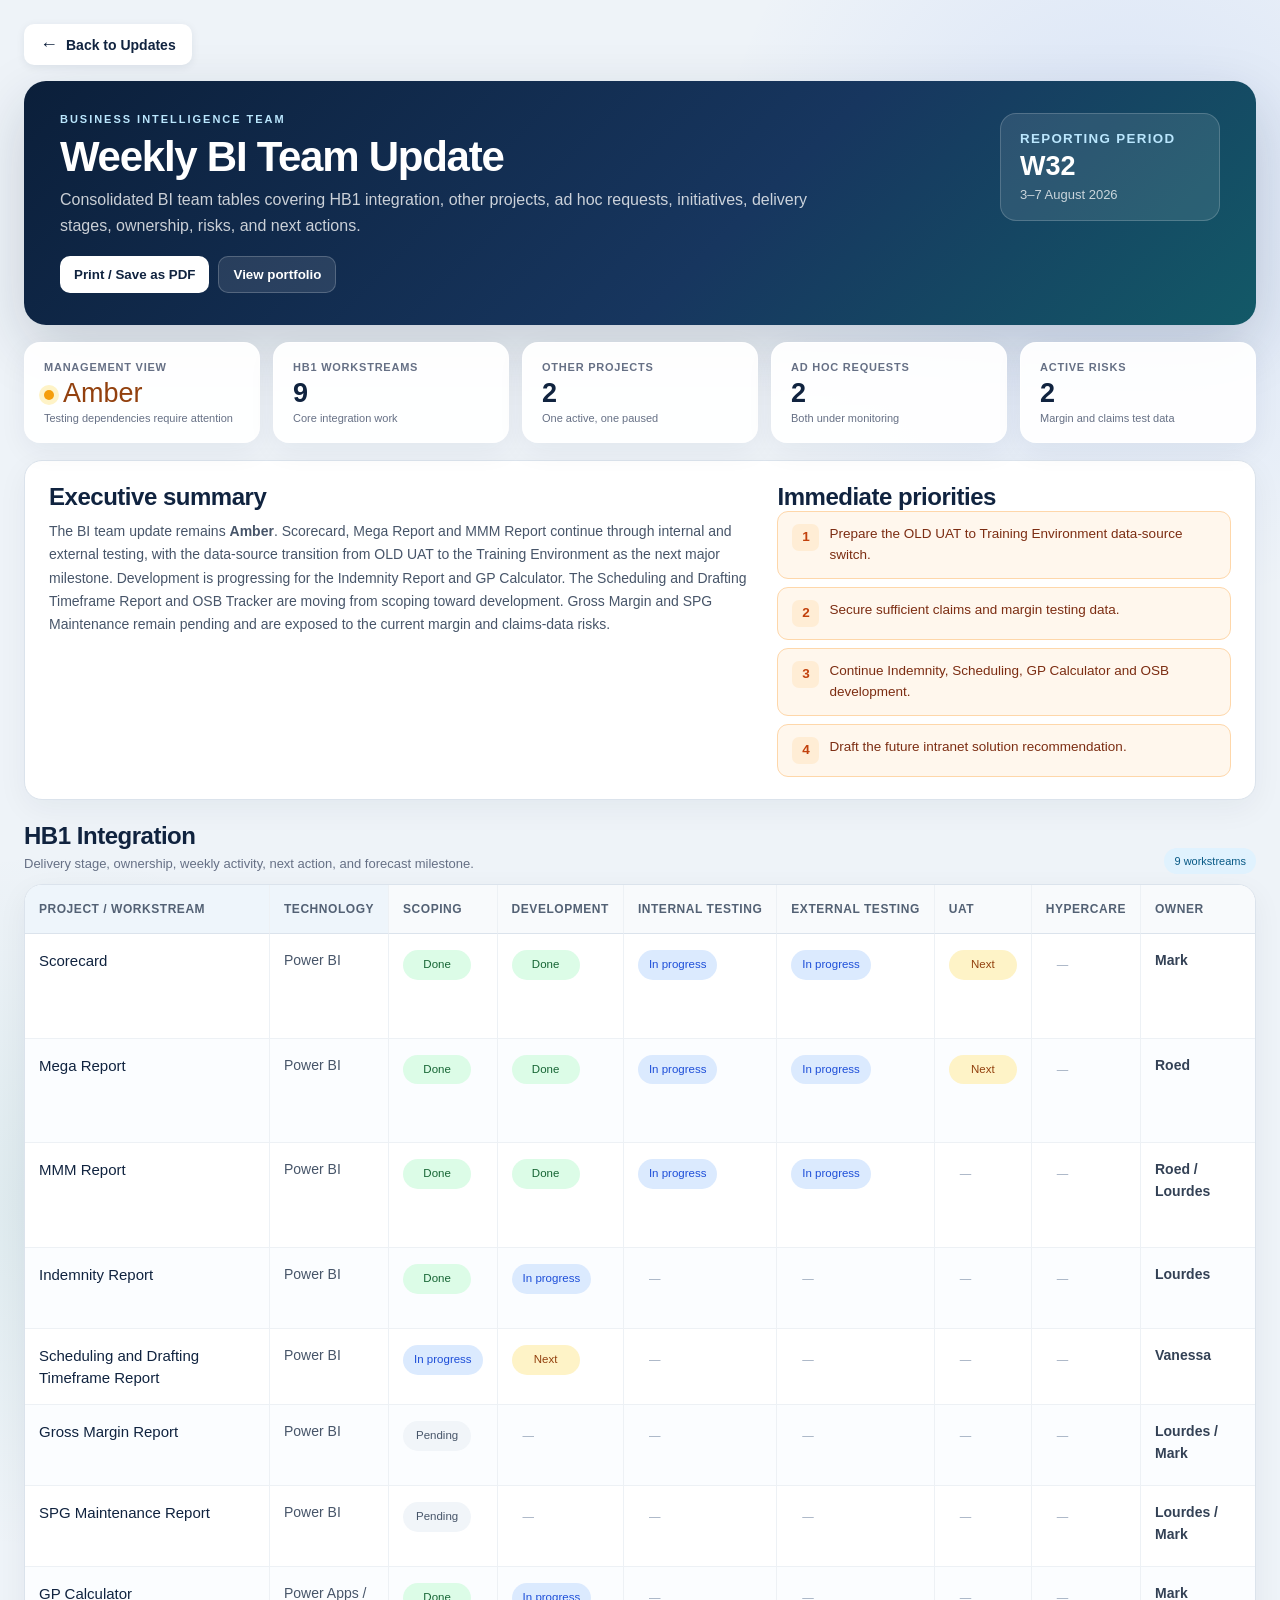
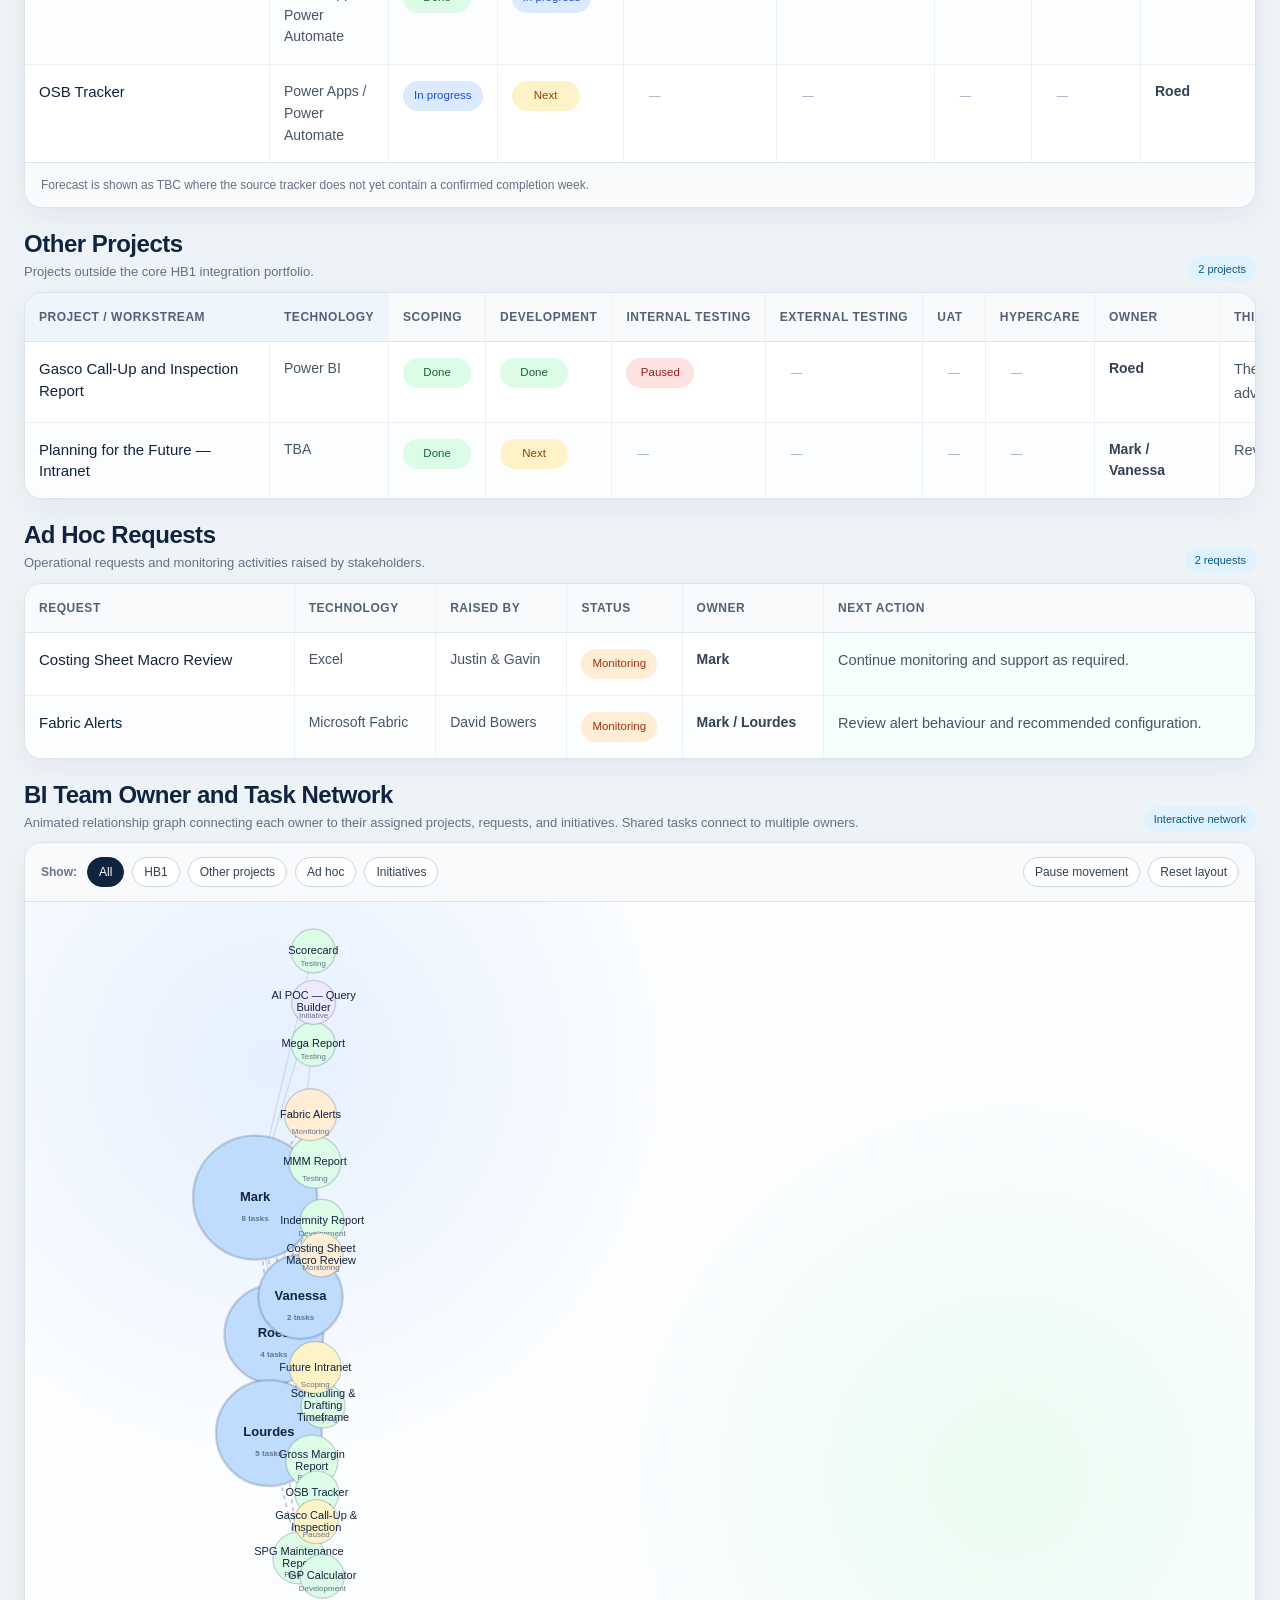
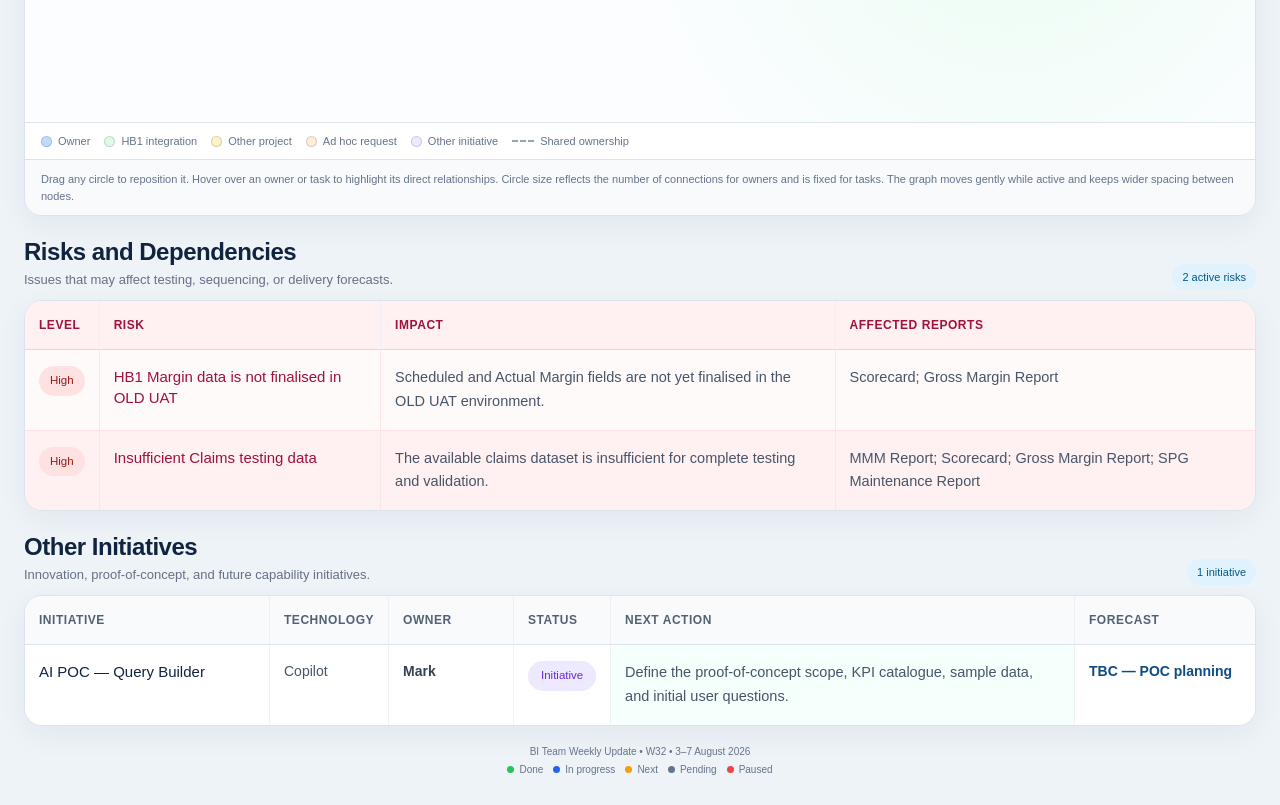
<file: weekly-updates/w32-2026.html>
<!DOCTYPE html>
<html lang="en">
<head>
<meta charset="UTF-8">
<meta name="viewport" content="width=device-width, initial-scale=1.0">
<title>BI Team Weekly Update — W32</title>
<style>
:root {
  --navy:#10233f;
  --navy2:#17365f;
  --teal:#0f766e;
  --blue:#2563eb;
  --bg:#eef3f8;
  --panel:#fff;
  --line:#dbe3ec;
  --text:#172033;
  --muted:#667085;
}
* { box-sizing:border-box; }
body {
  margin:0;
  background:
    radial-gradient(circle at 88% 5%, rgba(37,99,235,.11), transparent 26rem),
    radial-gradient(circle at 4% 30%, rgba(15,118,110,.08), transparent 22rem),
    var(--bg);
  color:var(--text);
  font-family:Inter,"Segoe UI",Arial,sans-serif;
}
.shell { max-width:1600px; margin:0 auto; padding:24px; }
.hero {
  padding:32px 36px;
  border-radius:22px;
  color:white;
  background:linear-gradient(135deg,#0b1f3a 0%,#17365f 58%,#0f766e 135%);
  box-shadow:0 22px 60px rgba(15,35,63,.18);
}
.hero-row { display:flex; justify-content:space-between; gap:24px; align-items:flex-start; }
.eyebrow { font-size:11px; font-weight:800; letter-spacing:.18em; text-transform:uppercase; color:#bae6fd; }
h1 { margin:9px 0 7px; font-size:42px; line-height:1.1; letter-spacing:-.03em; }
.hero p { max-width:780px; margin:0; line-height:1.6; color:rgba(255,255,255,.78); }
.week-box {
  min-width:220px;
  padding:17px 19px;
  border:1px solid rgba(255,255,255,.18);
  border-radius:16px;
  background:rgba(255,255,255,.10);
}
.week-box small { display:block; text-transform:uppercase; letter-spacing:.1em; color:#bae6fd; font-weight:800; }
.week-box strong { display:block; font-size:27px; margin:5px 0 3px; }
.week-box span { font-size:13px; color:rgba(255,255,255,.75); }
.actions { margin-top:18px; display:flex; gap:9px; }
.btn {
  border:0; border-radius:10px; padding:10px 14px; cursor:pointer; font-weight:750;
  background:white; color:var(--navy);
}
.btn.secondary { color:white; background:rgba(255,255,255,.1); border:1px solid rgba(255,255,255,.2); }

.kpis {
  display:grid;
  grid-template-columns:repeat(5,1fr);
  gap:13px;
  margin:17px 0;
}
.kpi {
  border:1px solid rgba(255,255,255,.9);
  background:rgba(255,255,255,.94);
  border-radius:16px;
  padding:18px 19px;
  box-shadow:0 8px 28px rgba(15,35,63,.06);
}
.kpi-label { font-size:11px; color:var(--muted); text-transform:uppercase; letter-spacing:.07em; font-weight:800; }
.kpi-value { margin-top:5px; font-size:27px; font-weight:850; color:var(--navy); }
.kpi-note { margin-top:3px; font-size:11px; color:var(--muted); }
.status-amber { color:#92400e; }
.status-amber::before {
  content:"";
  display:inline-block;
  width:10px; height:10px; border-radius:50%;
  margin-right:9px;
  background:#f59e0b;
  box-shadow:0 0 0 5px #fef3c7;
  vertical-align:2px;
}

.summary {
  display:grid;
  grid-template-columns:1.4fr .9fr;
  gap:23px;
  padding:22px 24px;
  border:1px solid var(--line);
  border-radius:18px;
  background:white;
  box-shadow:0 9px 30px rgba(15,35,63,.05);
}
.summary h2,.section-head h2 { margin:0; color:var(--navy); letter-spacing:-.02em; }
.summary p { margin:9px 0 0; line-height:1.65; color:#475569; }
.priority-list { display:grid; gap:8px; }
.priority {
  display:flex; align-items:flex-start; gap:10px;
  padding:10px 12px;
  border-radius:11px;
  background:#fff7ed;
  color:#7c2d12;
  border:1px solid #fed7aa;
  font-size:12px;
  line-height:1.45;
}
.priority b {
  display:grid; place-items:center;
  flex:0 0 23px; height:23px;
  border-radius:7px;
  background:#ffedd5; color:#c2410c;
}

.section { margin-top:22px; }
.section-head {
  display:flex;
  justify-content:space-between;
  gap:16px;
  align-items:flex-end;
  margin-bottom:10px;
}
.section-head p { margin:4px 0 0; font-size:12px; color:var(--muted); }
.section-count {
  padding:7px 10px;
  border-radius:999px;
  background:#e0f2fe;
  color:#075985;
  font-size:11px;
  font-weight:800;
}
.table-panel {
  border:1px solid var(--line);
  border-radius:18px;
  background:white;
  box-shadow:0 9px 30px rgba(15,35,63,.055);
  overflow:hidden;
}
.table-wrap { overflow-x:auto; }
table { width:100%; border-collapse:separate; border-spacing:0; }
.portfolio-table { min-width:1500px; }
.compact-table { min-width:900px; }
th {
  position:sticky;
  top:0;
  z-index:1;
  padding:11px 10px;
  text-align:left;
  vertical-align:bottom;
  background:#f8fafc;
  color:#536174;
  border-bottom:1px solid var(--line);
  border-right:1px solid #edf1f5;
  font-size:9px;
  text-transform:uppercase;
  letter-spacing:.055em;
  white-space:nowrap;
}
th:last-child,td:last-child { border-right:0; }
td {
  padding:11px 10px;
  vertical-align:top;
  border-bottom:1px solid #edf1f5;
  border-right:1px solid #edf1f5;
  color:#475569;
  font-size:11px;
  line-height:1.42;
  background:#fff;
}
tbody tr:last-child td { border-bottom:0; }
tbody tr:nth-child(even) td { background:#fbfdff; }
tbody tr:hover td { background:#f5faff; }
.project-name {
  min-width:205px;
  font-weight:800;
  color:var(--navy);
}
.owner { min-width:105px; font-weight:700; color:#334155; }
.update { min-width:260px; }
.next-action { background:#f5fffc !important; }
.forecast { min-width:145px; font-weight:800; color:#0f4c81; }
.badge {
  display:inline-flex;
  align-items:center;
  justify-content:center;
  min-width:54px;
  padding:5px 7px;
  border-radius:999px;
  font-size:9px;
  font-weight:850;
  white-space:nowrap;
}
.badge.done { background:#dcfce7; color:#166534; }
.badge.progress { background:#dbeafe; color:#1d4ed8; }
.badge.next { background:#fef3c7; color:#92400e; }
.badge.pending { background:#f1f5f9; color:#475569; }
.badge.paused { background:#fee2e2; color:#991b1b; }
.badge.monitoring { background:#ffedd5; color:#9a3412; }
.badge.initiative { background:#ede9fe; color:#6d28d9; }
.badge.blank { background:transparent; color:#94a3b8; min-width:20px; }
.table-note {
  padding:11px 14px;
  border-top:1px solid var(--line);
  background:#f8fafc;
  color:var(--muted);
  font-size:10px;
}

.risk-table .badge.high { background:#fee2e2; color:#991b1b; }
.footer {
  margin:20px 0 6px;
  text-align:center;
  color:#64748b;
  font-size:10px;
}
.legend {
  display:flex;
  flex-wrap:wrap;
  justify-content:center;
  gap:10px;
  margin-top:7px;
}
.legend span { display:flex; align-items:center; gap:5px; }
.legend i { width:7px; height:7px; border-radius:50%; }

@media (max-width:1050px) {
  .kpis { grid-template-columns:repeat(3,1fr); }
  .summary { grid-template-columns:1fr; }
}
@media (max-width:700px) {
  .shell { padding:11px; }
  .hero { padding:24px 20px; border-radius:17px; }
  .hero-row,.section-head { flex-direction:column; align-items:flex-start; }
  h1 { font-size:32px; }
  .week-box { width:100%; min-width:0; }
  .kpis { grid-template-columns:1fr 1fr; }
}
@media print {
  @page { size:A4 landscape; margin:7mm; }
  body { background:white; -webkit-print-color-adjust:exact; print-color-adjust:exact; }
  .shell { max-width:none; padding:0; }
  .hero { padding:18px 22px; border-radius:10px; box-shadow:none; }
  h1 { font-size:27px; }
  .actions { display:none; }
  .kpis { gap:6px; margin:7px 0; }
  .kpi { padding:9px 10px; box-shadow:none; border-radius:9px; }
  .kpi-value { font-size:18px; }
  .summary { padding:12px; box-shadow:none; }
  .section { margin-top:10px; }
  .table-panel { box-shadow:none; border-radius:8px; break-inside:auto; }
  .table-wrap { overflow:visible; }
  .portfolio-table,.compact-table { min-width:0; table-layout:fixed; }
  th { position:static; padding:5px 4px; font-size:6px; white-space:normal; }
  td { padding:5px 4px; font-size:6.5px; line-height:1.25; }
  .project-name,.owner,.update,.forecast { min-width:0; }
  .badge { min-width:0; padding:3px 4px; font-size:6px; }
  tr { break-inside:avoid; }
  .section-head h2 { font-size:15px; }
  .section-head p,.table-note { font-size:7px; }
}

.risk-table thead th {
  background:#fff1f2;
  color:#9f1239;
  border-bottom:1px solid #fecdd3;
}
.risk-table td {
  background:#fffafa;
  border-color:#ffe4e6;
}
.risk-table tbody tr:nth-child(even) td {
  background:#fff1f2;
}
.risk-table tbody tr:hover td {
  background:#ffe4e6;
}
.risk-table .project-name {
  color:#9f1239;
}
.risk-table .badge.blank {
  background:#fee2e2;
  color:#991b1b;
}


/* Readability improvements */
.table-wrap {
  overflow-x: auto;
  scrollbar-width: thin;
}

.portfolio-table {
  min-width: 2050px;
}

.compact-table {
  min-width: 1100px;
}

th {
  padding: 14px 13px;
  font-size: 11px;
  line-height: 1.35;
  letter-spacing: .045em;
}

td {
  padding: 14px 13px;
  font-size: 13px;
  line-height: 1.55;
}

.project-name {
  min-width: 245px;
  font-size: 14px;
  line-height: 1.45;
}

.owner {
  min-width: 125px;
  font-size: 13px;
}

.update {
  min-width: 350px;
  font-size: 13.5px;
  line-height: 1.6;
}

.forecast {
  min-width: 180px;
  font-size: 13px;
  line-height: 1.45;
}

.badge {
  min-width: 68px;
  padding: 7px 10px;
  font-size: 10.5px;
  line-height: 1.2;
}

.section-head h2 {
  font-size: 24px;
}

.section-head p {
  font-size: 13px;
  line-height: 1.5;
}

.table-note {
  padding: 13px 16px;
  font-size: 12px;
  line-height: 1.5;
}

.summary p {
  font-size: 14px;
}

.priority {
  font-size: 13.5px;
  line-height: 1.55;
  padding: 12px 14px;
}

.priority b {
  flex-basis: 27px;
  height: 27px;
}











.table-panel.reading-large th {
  font-size: 12px;
  padding: 16px 14px;
}

.table-panel.reading-large td {
  font-size: 14px;
  padding: 16px 14px;
}

.table-panel.reading-large .project-name {
  font-size: 15px;
}

.table-panel.reading-large .update {
  font-size: 14.5px;
  line-height: 1.65;
}

.table-panel.reading-large .badge {
  font-size: 11.5px;
  padding: 8px 11px;
}

.table-panel.reading-compact th {
  font-size: 10px;
  padding: 10px 9px;
}

.table-panel.reading-compact td {
  font-size: 11px;
  padding: 10px 9px;
}

.table-panel.reading-compact .project-name {
  font-size: 12px;
}

.table-panel.reading-compact .update {
  font-size: 11.5px;
}

.table-panel.reading-compact .badge {
  font-size: 9px;
  padding: 5px 7px;
}

@media (min-width: 900px) {
  .portfolio-table th:first-child,
  .portfolio-table td:first-child {
    position: sticky;
    left: 0;
    z-index: 3;
  }

  .portfolio-table th:nth-child(2),
  .portfolio-table td:nth-child(2) {
    position: sticky;
    left: 245px;
    z-index: 3;
  }

  .portfolio-table th:first-child,
  .portfolio-table th:nth-child(2) {
    background: #eef5fb;
    z-index: 5;
  }

  .portfolio-table td:first-child,
  .portfolio-table td:nth-child(2) {
    background: #ffffff;
  }

  .portfolio-table tbody tr:nth-child(even) td:first-child,
  .portfolio-table tbody tr:nth-child(even) td:nth-child(2) {
    background: #fbfdff;
  }

  .portfolio-table tbody tr:hover td:first-child,
  .portfolio-table tbody tr:hover td:nth-child(2) {
    background: #f5faff;
  }
}

@media print {
  

  .portfolio-table,
  .compact-table {
    min-width: 0;
  }

  th {
    font-size: 7.5px;
    padding: 6px 5px;
  }

  td {
    font-size: 8px;
    padding: 6px 5px;
  }

  .project-name {
    font-size: 8.5px;
  }

  .update {
    font-size: 8px;
  }

  .badge {
    font-size: 7px;
    padding: 3px 5px;
  }
}


.project-name {
  font-weight: 400 !important;
}


.badge,
.status-amber,
.section-count {
  font-weight: 400 !important;
}


/* Permanent large, readable table layout */
.table-panel th {
  font-size: 12px;
  padding: 16px 14px;
}

.table-panel td {
  font-size: 14px;
  padding: 16px 14px;
}

.table-panel .project-name {
  font-size: 15px;
  font-weight: 400 !important;
}

.table-panel .update {
  font-size: 14.5px;
  line-height: 1.65;
}

.table-panel .badge {
  font-size: 11.5px;
  padding: 8px 11px;
  font-weight: 400 !important;
}







/* Dynamic owner-to-task network */
.network-panel {
  border: 1px solid var(--line);
  border-radius: 18px;
  background: #ffffff;
  box-shadow: 0 9px 30px rgba(15,35,63,.055);
  overflow: hidden;
}

.network-toolbar {
  display: flex;
  align-items: center;
  justify-content: space-between;
  gap: 14px;
  flex-wrap: wrap;
  padding: 14px 16px;
  border-bottom: 1px solid var(--line);
  background: #f8fafc;
}

.network-filter-group,
.network-action-group {
  display: flex;
  align-items: center;
  gap: 8px;
  flex-wrap: wrap;
}

.network-toolbar-label {
  color: #64748b;
  font-size: 12px;
  font-weight: 600;
  margin-right: 2px;
}

.network-filter,
.network-action {
  border: 1px solid #cbd5e1;
  border-radius: 999px;
  background: #ffffff;
  color: #334155;
  padding: 7px 11px;
  font-size: 12px;
  font-weight: 500;
  cursor: pointer;
}

.network-filter.active {
  background: var(--navy);
  border-color: var(--navy);
  color: #ffffff;
}

.network-action:hover,
.network-filter:hover {
  background: #f1f5f9;
}

.network-filter.active:hover {
  background: var(--navy2);
}

.network-canvas-wrap {
  position: relative;
  height: 820px;
  min-height: 680px;
  background:
    radial-gradient(circle at 20% 20%, rgba(219,234,254,.7), transparent 24rem),
    radial-gradient(circle at 80% 70%, rgba(220,252,231,.58), transparent 23rem),
    #fbfdff;
  overflow: hidden;
}

#ownerTaskNetwork {
  width: 100%;
  height: 100%;
  display: block;
  touch-action: none;
}

.network-edge {
  stroke: #cbd5e1;
  stroke-width: 1.4;
  stroke-opacity: .75;
  transition: stroke .15s ease, stroke-opacity .15s ease, stroke-width .15s ease;
}

.network-edge.shared {
  stroke: #94a3b8;
  stroke-dasharray: 4 4;
}

.network-node {
  cursor: grab;
}

.network-node:active {
  cursor: grabbing;
}

.network-node circle {
  stroke: rgba(15,35,63,.18);
  stroke-width: 1.4;
  transition: opacity .15s ease, stroke-width .15s ease;
}

.network-node.owner circle {
  stroke-width: 2.4;
}

.network-node text {
  pointer-events: none;
  text-anchor: middle;
  dominant-baseline: middle;
  fill: #10233f;
  font-family: Inter, "Segoe UI", Arial, sans-serif;
}

.network-node .node-name {
  font-size: 11px;
  font-weight: 500;
}

.network-node.owner .node-name {
  font-size: 13px;
  font-weight: 600;
}

.network-node .node-sub {
  font-size: 8px;
  fill: #64748b;
}

.network-node.dimmed,
.network-edge.dimmed {
  opacity: .12;
}

.network-node.highlighted circle {
  stroke: #0f766e;
  stroke-width: 3;
}

.network-edge.highlighted {
  stroke: #0f766e;
  stroke-width: 2.4;
  stroke-opacity: 1;
}

.network-legend {
  display: flex;
  flex-wrap: wrap;
  gap: 14px;
  padding: 12px 16px;
  border-top: 1px solid var(--line);
  background: #ffffff;
  color: #64748b;
  font-size: 11px;
}

.network-legend span {
  display: inline-flex;
  align-items: center;
  gap: 6px;
}

.network-legend i {
  width: 11px;
  height: 11px;
  border-radius: 50%;
  display: inline-block;
  border: 1px solid rgba(15,35,63,.16);
}

.network-note {
  padding: 11px 16px;
  border-top: 1px solid var(--line);
  background: #f8fafc;
  color: #64748b;
  font-size: 11px;
  line-height: 1.5;
}

.network-tooltip {
  position: absolute;
  display: none;
  z-index: 5;
  max-width: 260px;
  padding: 9px 11px;
  border-radius: 10px;
  background: rgba(15,35,63,.94);
  color: #ffffff;
  font-size: 11px;
  line-height: 1.45;
  pointer-events: none;
}

@media (max-width: 760px) {
  .network-canvas-wrap {
    height: 680px;
  }

  .network-toolbar {
    align-items: flex-start;
  }
}

@media print {
  .network-panel {
    box-shadow: none;
    break-inside: avoid;
  }

  .network-toolbar {
    display: none;
  }

  .network-canvas-wrap {
    height: 500px;
    min-height: 500px;
  }

  .network-note {
    font-size: 8px;
  }
}

</style>
</head>
<body>
<div class="shell">
  <a href="../index.html" style="display:inline-flex;align-items:center;gap:8px;margin-bottom:16px;padding:10px 16px;background:white;color:#10233f;text-decoration:none;border-radius:10px;font-weight:600;font-size:14px;box-shadow:0 2px 8px rgba(15,35,63,.08);transition:all 0.2s ease;" onmouseover="this.style.transform='translateX(-4px)';this.style.boxShadow='0 4px 16px rgba(15,35,63,.12)'" onmouseout="this.style.transform='translateX(0)';this.style.boxShadow='0 2px 8px rgba(15,35,63,.08)'">
    <span style="font-size:18px;">←</span> Back to Updates
  </a>
  <header class="hero">
    <div class="hero-row">
      <div>
        <div class="eyebrow">Business Intelligence Team</div>
        <h1>Weekly BI Team Update</h1>
        <p>
          Consolidated BI team tables covering HB1 integration, other projects,
          ad hoc requests, initiatives, delivery stages, ownership, risks, and next actions.
        </p>
        <div class="actions">
          <button class="btn" onclick="window.print()">Print / Save as PDF</button>
          <button class="btn secondary" onclick="document.getElementById('hb1').scrollIntoView()">View portfolio</button>
        </div>
      </div>
      <div class="week-box">
        <small>Reporting period</small>
        <strong>W32</strong>
        <span>3–7 August 2026</span>
      </div>
    </div>
  </header>

  <section class="kpis">
    <div class="kpi">
      <div class="kpi-label">Management view</div>
      <div class="kpi-value status-amber">Amber</div>
      <div class="kpi-note">Testing dependencies require attention</div>
    </div>
    <div class="kpi">
      <div class="kpi-label">HB1 workstreams</div>
      <div class="kpi-value">9</div>
      <div class="kpi-note">Core integration work</div>
    </div>
    <div class="kpi">
      <div class="kpi-label">Other projects</div>
      <div class="kpi-value">2</div>
      <div class="kpi-note">One active, one paused</div>
    </div>
    <div class="kpi">
      <div class="kpi-label">Ad hoc requests</div>
      <div class="kpi-value">2</div>
      <div class="kpi-note">Both under monitoring</div>
    </div>
    <div class="kpi">
      <div class="kpi-label">Active risks</div>
      <div class="kpi-value">2</div>
      <div class="kpi-note">Margin and claims test data</div>
    </div>
  </section>

  <section class="summary">
    <div>
      <h2>Executive summary</h2>
      <p>
        The BI team update remains <strong>Amber</strong>. Scorecard, Mega Report and MMM Report continue through
        internal and external testing, with the data-source transition from OLD UAT to the Training Environment
        as the next major milestone. Development is progressing for the Indemnity Report and GP Calculator.
        The Scheduling and Drafting Timeframe Report and OSB Tracker are moving from scoping toward development.
        Gross Margin and SPG Maintenance remain pending and are exposed to the current margin and claims-data risks.
      </p>
    </div>
    <div>
      <h2>Immediate priorities</h2>
      <div class="priority-list">
        <div class="priority"><b>1</b><span>Prepare the OLD UAT to Training Environment data-source switch.</span></div>
        <div class="priority"><b>2</b><span>Secure sufficient claims and margin testing data.</span></div>
        <div class="priority"><b>3</b><span>Continue Indemnity, Scheduling, GP Calculator and OSB development.</span></div>
        <div class="priority"><b>4</b><span>Draft the future intranet solution recommendation.</span></div>
      </div>
    </div>
  </section>

  <section id="hb1" class="section">
    <div class="section-head">
      <div>
        <h2>HB1 Integration</h2>
        <p>Delivery stage, ownership, weekly activity, next action, and forecast milestone.</p>
      </div>
      <span class="section-count">9 workstreams</span>
    </div>
<div class="table-panel">
      <div class="table-wrap">
        <table class="portfolio-table">
          <thead>
            <tr>
              <th>Project / Workstream</th>
              <th>Technology</th>
              <th>Scoping</th>
              <th>Development</th>
              <th>Internal Testing</th>
              <th>External Testing</th>
              <th>UAT</th>
              <th>Hypercare</th>
              <th>Owner</th>
              <th>This Week</th>
              <th>Next Action</th>
              <th>Forecast</th>
            </tr>
          </thead>
          <tbody>
        <tr>
          <td class="project-name">Scorecard</td>
          <td>Power BI</td>
          <td><span class="badge done">Done</span></td>
          <td><span class="badge done">Done</span></td>
          <td><span class="badge progress">In progress</span></td>
          <td><span class="badge progress">In progress</span></td>
          <td><span class="badge next">Next</span></td>
          <td><span class="badge blank">—</span></td>
          <td class="owner">Mark</td>
          <td class="update">Continued testing for jobs with Canceled and On Hold statuses, plus Responsibility and Done by Worker data elements.</td>
          <td class="update next-action">Prepare for the data-source switch from OLD UAT to the Training Environment.</td>
          <td class="forecast">TBC — UAT readiness</td>
        </tr>
        
        <tr>
          <td class="project-name">Mega Report</td>
          <td>Power BI</td>
          <td><span class="badge done">Done</span></td>
          <td><span class="badge done">Done</span></td>
          <td><span class="badge progress">In progress</span></td>
          <td><span class="badge progress">In progress</span></td>
          <td><span class="badge next">Next</span></td>
          <td><span class="badge blank">—</span></td>
          <td class="owner">Roed</td>
          <td class="update">Continued testing for jobs with Canceled and On Hold statuses, plus Responsibility and Done by Worker data elements.</td>
          <td class="update next-action">Prepare for the data-source switch from OLD UAT to the Training Environment.</td>
          <td class="forecast">TBC — UAT readiness</td>
        </tr>
        
        <tr>
          <td class="project-name">MMM Report</td>
          <td>Power BI</td>
          <td><span class="badge done">Done</span></td>
          <td><span class="badge done">Done</span></td>
          <td><span class="badge progress">In progress</span></td>
          <td><span class="badge progress">In progress</span></td>
          <td><span class="badge blank">—</span></td>
          <td><span class="badge blank">—</span></td>
          <td class="owner">Roed / Lourdes</td>
          <td class="update">Continued testing for jobs with Canceled and On Hold statuses, plus Responsibility and Done by Worker data elements.</td>
          <td class="update next-action">Prepare for the data-source switch from OLD UAT to the Training Environment.</td>
          <td class="forecast">TBC — testing completion</td>
        </tr>
        
        <tr>
          <td class="project-name">Indemnity Report</td>
          <td>Power BI</td>
          <td><span class="badge done">Done</span></td>
          <td><span class="badge progress">In progress</span></td>
          <td><span class="badge blank">—</span></td>
          <td><span class="badge blank">—</span></td>
          <td><span class="badge blank">—</span></td>
          <td><span class="badge blank">—</span></td>
          <td class="owner">Lourdes</td>
          <td class="update">Reviewed requirements and confirmed current data availability.</td>
          <td class="update next-action">Continue development.</td>
          <td class="forecast">TBC</td>
        </tr>
        
        <tr>
          <td class="project-name">Scheduling and Drafting Timeframe Report</td>
          <td>Power BI</td>
          <td><span class="badge progress">In progress</span></td>
          <td><span class="badge next">Next</span></td>
          <td><span class="badge blank">—</span></td>
          <td><span class="badge blank">—</span></td>
          <td><span class="badge blank">—</span></td>
          <td><span class="badge blank">—</span></td>
          <td class="owner">Vanessa</td>
          <td class="update">SQL script review is in progress.</td>
          <td class="update next-action">Continue development.</td>
          <td class="forecast">TBC — development start</td>
        </tr>
        
        <tr>
          <td class="project-name">Gross Margin Report</td>
          <td>Power BI</td>
          <td><span class="badge pending">Pending</span></td>
          <td><span class="badge blank">—</span></td>
          <td><span class="badge blank">—</span></td>
          <td><span class="badge blank">—</span></td>
          <td><span class="badge blank">—</span></td>
          <td><span class="badge blank">—</span></td>
          <td class="owner">Lourdes / Mark</td>
          <td class="update">No activity recorded for this reporting week.</td>
          <td class="update next-action">Confirm scoping start and validate margin data readiness.</td>
          <td class="forecast">TBC</td>
        </tr>
        
        <tr>
          <td class="project-name">SPG Maintenance Report</td>
          <td>Power BI</td>
          <td><span class="badge pending">Pending</span></td>
          <td><span class="badge blank">—</span></td>
          <td><span class="badge blank">—</span></td>
          <td><span class="badge blank">—</span></td>
          <td><span class="badge blank">—</span></td>
          <td><span class="badge blank">—</span></td>
          <td class="owner">Lourdes / Mark</td>
          <td class="update">No activity recorded for this reporting week.</td>
          <td class="update next-action">Confirm scoping start and validate claims data readiness.</td>
          <td class="forecast">TBC</td>
        </tr>
        
        <tr>
          <td class="project-name">GP Calculator</td>
          <td>Power Apps / Power Automate</td>
          <td><span class="badge done">Done</span></td>
          <td><span class="badge progress">In progress</span></td>
          <td><span class="badge blank">—</span></td>
          <td><span class="badge blank">—</span></td>
          <td><span class="badge blank">—</span></td>
          <td><span class="badge blank">—</span></td>
          <td class="owner">Mark</td>
          <td class="update">Reviewed requirements and data availability. Completed a process walkthrough with users.</td>
          <td class="update next-action">Connect GP Calculator stages to HB1 and ask Gavin / Rein to upload a sample Costing Sheet.</td>
          <td class="forecast">TBC — discovery dependency</td>
        </tr>
        
        <tr>
          <td class="project-name">OSB Tracker</td>
          <td>Power Apps / Power Automate</td>
          <td><span class="badge progress">In progress</span></td>
          <td><span class="badge next">Next</span></td>
          <td><span class="badge blank">—</span></td>
          <td><span class="badge blank">—</span></td>
          <td><span class="badge blank">—</span></td>
          <td><span class="badge blank">—</span></td>
          <td class="owner">Roed</td>
          <td class="update">Completed an initial review of the application codebase.</td>
          <td class="update next-action">Continue development.</td>
          <td class="forecast">TBC — development start</td>
        </tr>
        </tbody>
        </table>
      </div>
      <div class="table-note">
        Forecast is shown as TBC where the source tracker does not yet contain a confirmed completion week.
      </div>
    </div>
  </section>

  <section class="section">
    <div class="section-head">
      <div>
        <h2>Other Projects</h2>
        <p>Projects outside the core HB1 integration portfolio.</p>
      </div>
      <span class="section-count">2 projects</span>
    </div>
<div class="table-panel">
      <div class="table-wrap">
        <table class="portfolio-table">
          <thead>
            <tr>
              <th>Project / Workstream</th>
              <th>Technology</th>
              <th>Scoping</th>
              <th>Development</th>
              <th>Internal Testing</th>
              <th>External Testing</th>
              <th>UAT</th>
              <th>Hypercare</th>
              <th>Owner</th>
              <th>This Week</th>
              <th>Next Action</th>
              <th>Forecast</th>
            </tr>
          </thead>
          <tbody>
        <tr>
          <td class="project-name">Gasco Call-Up and Inspection Report</td>
          <td>Power BI</td>
          <td><span class="badge done">Done</span></td>
          <td><span class="badge done">Done</span></td>
          <td><span class="badge paused">Paused</span></td>
          <td><span class="badge blank">—</span></td>
          <td><span class="badge blank">—</span></td>
          <td><span class="badge blank">—</span></td>
          <td class="owner">Roed</td>
          <td class="update">The initiative remains paused based on client advice.</td>
          <td class="update next-action">Resume only after client confirmation.</td>
          <td class="forecast">Paused</td>
        </tr>
        
        <tr>
          <td class="project-name">Planning for the Future — Intranet</td>
          <td>TBA</td>
          <td><span class="badge done">Done</span></td>
          <td><span class="badge next">Next</span></td>
          <td><span class="badge blank">—</span></td>
          <td><span class="badge blank">—</span></td>
          <td><span class="badge blank">—</span></td>
          <td><span class="badge blank">—</span></td>
          <td class="owner">Mark / Vanessa</td>
          <td class="update">Reviewed and assessed current intranet usage.</td>
          <td class="update next-action">Draft the solution recommendation.</td>
          <td class="forecast">TBC — recommendation draft</td>
        </tr>
        </tbody>
        </table>
      </div>
    </div>
  </section>

  <section class="section">
    <div class="section-head">
      <div>
        <h2>Ad Hoc Requests</h2>
        <p>Operational requests and monitoring activities raised by stakeholders.</p>
      </div>
      <span class="section-count">2 requests</span>
    </div>
<div class="table-panel">
      <div class="table-wrap">
        <table class="compact-table">
          <thead>
            <tr>
              <th>Request</th>
              <th>Technology</th>
              <th>Raised By</th>
              <th>Status</th>
              <th>Owner</th>
              <th>Next Action</th>
            </tr>
          </thead>
          <tbody>
      <tr>
        <td class="project-name">Costing Sheet Macro Review</td>
        <td>Excel</td>
        <td>Justin &amp; Gavin</td>
        <td><span class="badge monitoring">Monitoring</span></td>
        <td class="owner">Mark</td>
        <td class="update next-action">Continue monitoring and support as required.</td>
      </tr>
    
      <tr>
        <td class="project-name">Fabric Alerts</td>
        <td>Microsoft Fabric</td>
        <td>David Bowers</td>
        <td><span class="badge monitoring">Monitoring</span></td>
        <td class="owner">Mark / Lourdes</td>
        <td class="update next-action">Review alert behaviour and recommended configuration.</td>
      </tr>
    </tbody>
        </table>
      </div>
    </div>
  </section>

  <section class="section">
    <div class="section-head">
      <div>
        <h2>BI Team Owner and Task Network</h2>
        <p>Animated relationship graph connecting each owner to their assigned projects, requests, and initiatives. Shared tasks connect to multiple owners.</p>
      </div>
      <span class="section-count">Interactive network</span>
    </div>

    <div class="network-panel">
      <div class="network-toolbar">
        <div class="network-filter-group">
          <span class="network-toolbar-label">Show:</span>
          <button class="network-filter active" data-network-filter="All" type="button">All</button>
          <button class="network-filter" data-network-filter="HB1 Integration" type="button">HB1</button>
          <button class="network-filter" data-network-filter="Other Projects" type="button">Other projects</button>
          <button class="network-filter" data-network-filter="Ad Hoc Requests" type="button">Ad hoc</button>
          <button class="network-filter" data-network-filter="Other Initiatives" type="button">Initiatives</button>
        </div>

        <div class="network-action-group">
          <button class="network-action" id="networkPause" type="button">Pause movement</button>
          <button class="network-action" id="networkReset" type="button">Reset layout</button>
        </div>
      </div>

      <div class="network-canvas-wrap">
        <svg id="ownerTaskNetwork" role="img" aria-label="Animated network showing owners connected to assigned portfolio tasks"></svg>
        <div class="network-tooltip" id="networkTooltip" aria-live="polite"></div>
      </div>

      <div class="network-legend">
        <span><i style="background:#bfdbfe"></i>Owner</span>
        <span><i style="background:#dcfce7"></i>HB1 integration</span>
        <span><i style="background:#fef3c7"></i>Other project</span>
        <span><i style="background:#ffedd5"></i>Ad hoc request</span>
        <span><i style="background:#ede9fe"></i>Other initiative</span>
        <span><span style="display:inline-block;width:22px;border-top:2px dashed #94a3b8"></span>Shared ownership</span>
      </div>

      <div class="network-note">
        Drag any circle to reposition it. Hover over an owner or task to highlight its direct relationships.
        Circle size reflects the number of connections for owners and is fixed for tasks. The graph moves gently while active and keeps wider spacing between nodes.
      </div>
    </div>
  </section>


  <section class="section">
    <div class="section-head">
      <div>
        <h2>Risks and Dependencies</h2>
        <p>Issues that may affect testing, sequencing, or delivery forecasts.</p>
      </div>
      <span class="section-count">2 active risks</span>
    </div>
<div class="table-panel">
      <div class="table-wrap">
        <table class="compact-table risk-table">
          <thead>
            <tr>
              <th>Level</th>
              <th>Risk</th>
              <th>Impact</th>
              <th>Affected Reports</th>
            </tr>
          </thead>
          <tbody>
      <tr>
        <td><span class="badge blank">High</span></td>
        <td class="project-name">HB1 Margin data is not finalised in OLD UAT</td>
        <td class="update">Scheduled and Actual Margin fields are not yet finalised in the OLD UAT environment.</td>
        <td class="update">Scorecard; Gross Margin Report</td>
      </tr>
    
      <tr>
        <td><span class="badge blank">High</span></td>
        <td class="project-name">Insufficient Claims testing data</td>
        <td class="update">The available claims dataset is insufficient for complete testing and validation.</td>
        <td class="update">MMM Report; Scorecard; Gross Margin Report; SPG Maintenance Report</td>
      </tr>
    </tbody>
        </table>
      </div>
    </div>
  </section>



  <section class="section">
    <div class="section-head">
      <div>
        <h2>Other Initiatives</h2>
        <p>Innovation, proof-of-concept, and future capability initiatives.</p>
      </div>
      <span class="section-count">1 initiative</span>
    </div>
<div class="table-panel">
      <div class="table-wrap">
        <table class="compact-table">
          <thead>
            <tr>
              <th>Initiative</th>
              <th>Technology</th>
              <th>Owner</th>
              <th>Status</th>
              <th>Next Action</th>
              <th>Forecast</th>
            </tr>
          </thead>
          <tbody>
      <tr>
        <td class="project-name">AI POC — Query Builder</td>
        <td>Copilot</td>
        <td class="owner">Mark</td>
        <td><span class="badge initiative">Initiative</span></td>
        <td class="update next-action">Define the proof-of-concept scope, KPI catalogue, sample data, and initial user questions.</td>
        <td class="forecast">TBC — POC planning</td>
      </tr>
    </tbody>
        </table>
      </div>
    </div>
  </section>

  <footer class="footer">
    <div>BI Team Weekly Update • W32 • 3–7 August 2026</div>
    <div class="legend">
      <span><i style="background:#22c55e"></i>Done</span>
      <span><i style="background:#2563eb"></i>In progress</span>
      <span><i style="background:#f59e0b"></i>Next</span>
      <span><i style="background:#64748b"></i>Pending</span>
      <span><i style="background:#ef4444"></i>Paused</span>
    </div>
  </footer>
</div>




<script>
(() => {
  const networkData = {"owners": ["Mark", "Roed", "Lourdes", "Vanessa"], "tasks": [{"name": "Scorecard", "category": "HB1 Integration", "owners": ["Mark"], "status": "Testing"}, {"name": "Mega Report", "category": "HB1 Integration", "owners": ["Roed"], "status": "Testing"}, {"name": "MMM Report", "category": "HB1 Integration", "owners": ["Roed", "Lourdes"], "status": "Testing"}, {"name": "Indemnity Report", "category": "HB1 Integration", "owners": ["Lourdes"], "status": "Development"}, {"name": "Scheduling & Drafting Timeframe", "category": "HB1 Integration", "owners": ["Vanessa"], "status": "Scoping"}, {"name": "Gross Margin Report", "category": "HB1 Integration", "owners": ["Lourdes", "Mark"], "status": "Pending"}, {"name": "SPG Maintenance Report", "category": "HB1 Integration", "owners": ["Lourdes", "Mark"], "status": "Pending"}, {"name": "GP Calculator", "category": "HB1 Integration", "owners": ["Mark"], "status": "Development"}, {"name": "OSB Tracker", "category": "HB1 Integration", "owners": ["Roed"], "status": "Scoping"}, {"name": "Gasco Call-Up & Inspection", "category": "Other Projects", "owners": ["Roed"], "status": "Paused"}, {"name": "Future Intranet", "category": "Other Projects", "owners": ["Mark", "Vanessa"], "status": "Scoping"}, {"name": "Costing Sheet Macro Review", "category": "Ad Hoc Requests", "owners": ["Mark"], "status": "Monitoring"}, {"name": "Fabric Alerts", "category": "Ad Hoc Requests", "owners": ["Mark", "Lourdes"], "status": "Monitoring"}, {"name": "AI POC \u2014 Query Builder", "category": "Other Initiatives", "owners": ["Mark"], "status": "Initiative"}]};
  const svg = document.getElementById('ownerTaskNetwork');
  if (!svg) return;

  const tooltip = document.getElementById('networkTooltip');
  const pauseButton = document.getElementById('networkPause');
  const resetButton = document.getElementById('networkReset');
  const filterButtons = document.querySelectorAll('[data-network-filter]');
  const ns = 'http://www.w3.org/2000/svg';

  const categoryColors = {
    'HB1 Integration': '#dcfce7',
    'Other Projects': '#fef3c7',
    'Ad Hoc Requests': '#ffedd5',
    'Other Initiatives': '#ede9fe'
  };

  let width = 1000;
  let height = 620;
  let animationId = null;
  let paused = false;
  let activeFilter = 'All';
  let dragging = null;
  let dragPointerId = null;
  let lastTime = performance.now();

  const degree = {};
  networkData.owners.forEach(owner => degree[owner] = 0);
  networkData.tasks.forEach(task => task.owners.forEach(owner => degree[owner]++));

  const nodes = [
    ...networkData.owners.map((name, index) => ({
      id: `owner:${name}`,
      name,
      type: 'owner',
      category: 'Owner',
      radius: 35 + Math.min(degree[name] * 3.6, 27),
      x: 0,
      y: 0,
      vx: 0,
      vy: 0,
      fixed: false,
      index
    })),
    ...networkData.tasks.map((task, index) => ({
      id: `task:${task.name}`,
      name: task.name,
      type: 'task',
      category: task.category,
      status: task.status,
      owners: task.owners,
      radius: task.owners.length > 1 ? 26 : 22,
      x: 0,
      y: 0,
      vx: 0,
      vy: 0,
      fixed: false,
      index
    }))
  ];

  const nodeMap = new Map(nodes.map(node => [node.id, node]));
  const links = [];
  networkData.tasks.forEach(task => {
    task.owners.forEach(owner => {
      links.push({
        source: nodeMap.get(`owner:${owner}`),
        target: nodeMap.get(`task:${task.name}`),
        shared: task.owners.length > 1
      });
    });
  });

  const edgeLayer = document.createElementNS(ns, 'g');
  const nodeLayer = document.createElementNS(ns, 'g');
  svg.append(edgeLayer, nodeLayer);

  const edgeElements = links.map(link => {
    const line = document.createElementNS(ns, 'line');
    line.setAttribute('class', `network-edge${link.shared ? ' shared' : ''}`);
    edgeLayer.appendChild(line);
    link.element = line;
    return line;
  });

  const nodeElements = nodes.map(node => {
    const group = document.createElementNS(ns, 'g');
    group.setAttribute('class', `network-node ${node.type}`);
    group.dataset.nodeId = node.id;

    const circle = document.createElementNS(ns, 'circle');
    circle.setAttribute('r', node.radius);
    circle.setAttribute(
      'fill',
      node.type === 'owner' ? '#bfdbfe' : categoryColors[node.category]
    );

    const nameText = document.createElementNS(ns, 'text');
    nameText.setAttribute('class', 'node-name');

    const lines = splitLabel(node.name, node.type === 'owner' ? 14 : 17);
    const maxLines = node.type === 'owner' ? 1 : 3;
    lines.slice(0, maxLines).forEach((lineText, lineIndex) => {
      const tspan = document.createElementNS(ns, 'tspan');
      tspan.setAttribute('x', '0');
      tspan.setAttribute('dy', lineIndex === 0 ? `${-(Math.min(lines.length, maxLines)-1) * 0.55}em` : '1.1em');
      tspan.textContent = lineText;
      nameText.appendChild(tspan);
    });

    const subText = document.createElementNS(ns, 'text');
    subText.setAttribute('class', 'node-sub');
    subText.setAttribute('y', node.type === 'owner' ? 21 : node.radius - 9);
    subText.textContent = node.type === 'owner'
      ? `${degree[node.name]} task${degree[node.name] === 1 ? '' : 's'}`
      : node.status;

    group.append(circle, nameText, subText);
    nodeLayer.appendChild(group);

    node.element = group;

    group.addEventListener('pointerdown', event => startDrag(event, node));
    group.addEventListener('pointerenter', event => showRelationships(node, event));
    group.addEventListener('pointermove', event => moveTooltip(event));
    group.addEventListener('pointerleave', clearRelationships);

    return group;
  });

  function splitLabel(text, maxChars) {
    const words = text.split(/\s+/);
    const lines = [];
    let current = '';
    words.forEach(word => {
      const proposal = current ? `${current} ${word}` : word;
      if (proposal.length <= maxChars) {
        current = proposal;
      } else {
        if (current) lines.push(current);
        current = word;
      }
    });
    if (current) lines.push(current);
    return lines;
  }

  function resize() {
    const rect = svg.getBoundingClientRect();
    width = Math.max(rect.width, 320);
    height = Math.max(rect.height, 420);
    svg.setAttribute('viewBox', `0 0 ${width} ${height}`);
    if (!nodes.some(node => node.x || node.y)) resetLayout();
  }

  function resetLayout() {
    const ownerNodes = nodes.filter(node => node.type === 'owner');
    const taskNodes = nodes.filter(node => node.type === 'task');

    ownerNodes.forEach((node, i) => {
      const angle = (Math.PI * 2 * i / ownerNodes.length) - Math.PI / 2;
      node.x = width / 2 + Math.cos(angle) * Math.min(width, height) * 0.27;
      node.y = height / 2 + Math.sin(angle) * Math.min(width, height) * 0.24;
      node.vx = 0;
      node.vy = 0;
      node.fixed = false;
    });

    taskNodes.forEach((node, i) => {
      const angle = (Math.PI * 2 * i / taskNodes.length) - Math.PI / 2;
      const ring = i % 3 === 0 ? 0.46 : (i % 3 === 1 ? 0.38 : 0.31);
      node.x = width / 2 + Math.cos(angle) * Math.min(width, height) * ring;
      node.y = height / 2 + Math.sin(angle) * Math.min(width, height) * ring;
      node.vx = 0;
      node.vy = 0;
      node.fixed = false;
    });
  }

  function startDrag(event, node) {
    event.preventDefault();
    dragging = node;
    dragPointerId = event.pointerId;
    node.fixed = true;
    node.element.setPointerCapture(event.pointerId);
    setDraggedPosition(event, node);

    const moveHandler = moveEvent => {
      if (moveEvent.pointerId !== dragPointerId) return;
      setDraggedPosition(moveEvent, node);
    };

    const upHandler = upEvent => {
      if (upEvent.pointerId !== dragPointerId) return;
      node.element.releasePointerCapture(upEvent.pointerId);
      node.fixed = false;
      dragging = null;
      dragPointerId = null;
      node.element.removeEventListener('pointermove', moveHandler);
      node.element.removeEventListener('pointerup', upHandler);
      node.element.removeEventListener('pointercancel', upHandler);
    };

    node.element.addEventListener('pointermove', moveHandler);
    node.element.addEventListener('pointerup', upHandler);
    node.element.addEventListener('pointercancel', upHandler);
  }

  function setDraggedPosition(event, node) {
    const point = svg.createSVGPoint();
    point.x = event.clientX;
    point.y = event.clientY;
    const transformed = point.matrixTransform(svg.getScreenCTM().inverse());
    node.x = transformed.x;
    node.y = transformed.y;
    node.vx = 0;
    node.vy = 0;
  }

  function isVisible(node) {
    return node.type === 'owner' || activeFilter === 'All' || node.category === activeFilter;
  }

  function simulate(now) {
    const delta = Math.min((now - lastTime) / 16.667, 2);
    lastTime = now;

    if (!paused) {
      const visibleNodes = nodes.filter(isVisible);
      const visibleSet = new Set(visibleNodes.map(node => node.id));

      // Gentle center force and perpetual floating drift.
      visibleNodes.forEach((node, index) => {
        if (node.fixed) return;
        node.vx += (width / 2 - node.x) * 0.00028 * delta;
        node.vy += (height / 2 - node.y) * 0.00028 * delta;
        node.vx += Math.sin(now * 0.00055 + index * 1.7) * 0.010 * delta;
        node.vy += Math.cos(now * 0.00048 + index * 1.3) * 0.010 * delta;
      });


      // Keep owners in separate zones so the graph remains scattered.
      const visibleOwners = visibleNodes.filter(node => node.type === 'owner');
      visibleOwners.forEach((owner, index) => {
        if (owner.fixed) return;
        const angle = (Math.PI * 2 * index / Math.max(visibleOwners.length, 1)) - Math.PI / 2;
        const targetRadius = Math.min(width, height) * 0.27;
        const targetX = width / 2 + Math.cos(angle) * targetRadius;
        const targetY = height / 2 + Math.sin(angle) * targetRadius;
        owner.vx += (targetX - owner.x) * 0.0012 * delta;
        owner.vy += (targetY - owner.y) * 0.0012 * delta;
      });

      // Link attraction.
      links.forEach(link => {
        if (!visibleSet.has(link.source.id) || !visibleSet.has(link.target.id)) return;
        const dx = link.target.x - link.source.x;
        const dy = link.target.y - link.source.y;
        const distance = Math.max(Math.hypot(dx, dy), 0.1);
        const ideal = link.shared ? 225 : 255;
        const strength = (distance - ideal) * 0.00048 * delta;
        const fx = dx / distance * strength;
        const fy = dy / distance * strength;

        if (!link.source.fixed) {
          link.source.vx += fx;
          link.source.vy += fy;
        }
        if (!link.target.fixed) {
          link.target.vx -= fx;
          link.target.vy -= fy;
        }
      });

      // Repulsion / collision.
      for (let i = 0; i < visibleNodes.length; i++) {
        for (let j = i + 1; j < visibleNodes.length; j++) {
          const a = visibleNodes[i];
          const b = visibleNodes[j];
          let dx = b.x - a.x;
          let dy = b.y - a.y;
          let distance = Math.max(Math.hypot(dx, dy), 0.1);
          const minDistance = a.radius + b.radius + 48;
          const repel = (a.type === 'owner' && b.type === 'owner') ? 1.25 : 0.78;

          if (distance < minDistance * 3.4) {
            const force = repel / Math.max(distance * distance, 900) * 1800 * delta;
            const fx = dx / distance * force;
            const fy = dy / distance * force;
            if (!a.fixed) {
              a.vx -= fx;
              a.vy -= fy;
            }
            if (!b.fixed) {
              b.vx += fx;
              b.vy += fy;
            }
          }

          if (distance < minDistance) {
            const overlap = (minDistance - distance) * 0.018 * delta;
            const fx = dx / distance * overlap;
            const fy = dy / distance * overlap;
            if (!a.fixed) {
              a.vx -= fx;
              a.vy -= fy;
            }
            if (!b.fixed) {
              b.vx += fx;
              b.vy += fy;
            }
          }
        }
      }

      // Integrate velocity and contain nodes.
      visibleNodes.forEach(node => {
        if (node.fixed) return;
        node.vx *= 0.94;
        node.vy *= 0.94;
        node.x += node.vx * delta;
        node.y += node.vy * delta;

        const margin = node.radius + 10;
        if (node.x < margin) {
          node.x = margin;
          node.vx *= -0.45;
        }
        if (node.x > width - margin) {
          node.x = width - margin;
          node.vx *= -0.45;
        }
        if (node.y < margin) {
          node.y = margin;
          node.vy *= -0.45;
        }
        if (node.y > height - margin) {
          node.y = height - margin;
          node.vy *= -0.45;
        }
      });
    }

    render();
    animationId = requestAnimationFrame(simulate);
  }

  function render() {
    nodes.forEach(node => {
      const visible = isVisible(node);
      node.element.style.display = visible ? '' : 'none';
      if (visible) node.element.setAttribute('transform', `translate(${node.x},${node.y})`);
    });

    links.forEach(link => {
      const visible = isVisible(link.source) && isVisible(link.target);
      link.element.style.display = visible ? '' : 'none';
      if (!visible) return;
      link.element.setAttribute('x1', link.source.x);
      link.element.setAttribute('y1', link.source.y);
      link.element.setAttribute('x2', link.target.x);
      link.element.setAttribute('y2', link.target.y);
    });
  }

  function showRelationships(node, event) {
    const connectedIds = new Set([node.id]);
    links.forEach(link => {
      if (link.source.id === node.id) connectedIds.add(link.target.id);
      if (link.target.id === node.id) connectedIds.add(link.source.id);
    });

    nodes.forEach(item => {
      item.element.classList.toggle('dimmed', !connectedIds.has(item.id));
      item.element.classList.toggle('highlighted', connectedIds.has(item.id));
    });

    links.forEach(link => {
      const connected = link.source.id === node.id || link.target.id === node.id;
      link.element.classList.toggle('dimmed', !connected);
      link.element.classList.toggle('highlighted', connected);
    });

    tooltip.innerHTML = node.type === 'owner'
      ? `<strong>${node.name}</strong><br>${degree[node.name]} connected work item${degree[node.name] === 1 ? '' : 's'}`
      : `<strong>${node.name}</strong><br>${node.category}<br>Status: ${node.status}<br>Owner${node.owners.length > 1 ? 's' : ''}: ${node.owners.join(', ')}`;

    tooltip.style.display = 'block';
    moveTooltip(event);
  }

  function moveTooltip(event) {
    const wrap = svg.parentElement.getBoundingClientRect();
    const x = Math.min(event.clientX - wrap.left + 14, wrap.width - 275);
    const y = Math.min(event.clientY - wrap.top + 14, wrap.height - 110);
    tooltip.style.left = `${Math.max(8, x)}px`;
    tooltip.style.top = `${Math.max(8, y)}px`;
  }

  function clearRelationships() {
    nodes.forEach(node => node.element.classList.remove('dimmed', 'highlighted'));
    links.forEach(link => link.element.classList.remove('dimmed', 'highlighted'));
    tooltip.style.display = 'none';
  }

  filterButtons.forEach(button => {
    button.addEventListener('click', () => {
      activeFilter = button.dataset.networkFilter;
      filterButtons.forEach(item => item.classList.toggle('active', item === button));
      clearRelationships();
      resetLayout();
    });
  });

  pauseButton.addEventListener('click', () => {
    paused = !paused;
    pauseButton.textContent = paused ? 'Resume movement' : 'Pause movement';
  });

  resetButton.addEventListener('click', () => {
    paused = false;
    pauseButton.textContent = 'Pause movement';
    resetLayout();
  });

  window.addEventListener('resize', resize);
  resize();
  resetLayout();
  animationId = requestAnimationFrame(simulate);
})();
</script>

</body>
</html>
</file>
<file: assets/css/styles.css>
/* Reset and Base Styles */
* {
    margin: 0;
    padding: 0;
    box-sizing: border-box;
}

:root {
    --primary-color: #2563eb;
    --secondary-color: #1e40af;
    --accent-color: #3b82f6;
    --text-dark: #1f2937;
    --text-light: #6b7280;
    --background-light: #f9fafb;
    --background-white: #ffffff;
    --border-color: #e5e7eb;
    --success-color: #10b981;
    --warning-color: #f59e0b;
    --shadow-sm: 0 1px 2px 0 rgba(0, 0, 0, 0.05);
    --shadow-md: 0 4px 6px -1px rgba(0, 0, 0, 0.1);
    --shadow-lg: 0 10px 15px -3px rgba(0, 0, 0, 0.1);
    --transition: all 0.3s ease;
}

body {
    font-family: -apple-system, BlinkMacSystemFont, 'Segoe UI', Roboto, 'Helvetica Neue', Arial, sans-serif;
    line-height: 1.6;
    color: var(--text-dark);
    background-color: var(--background-white);
}

.container {
    max-width: 1200px;
    margin: 0 auto;
    padding: 0 20px;
}

/* Navigation */
.navbar {
    background-color: var(--background-white);
    box-shadow: var(--shadow-sm);
    position: sticky;
    top: 0;
    z-index: 1000;
    padding: 1rem 0;
}

.navbar .container {
    display: flex;
    justify-content: space-between;
    align-items: center;
}

.nav-brand h1 {
    color: var(--primary-color);
    font-size: 1.5rem;
    font-weight: 700;
}

.nav-menu {
    display: flex;
    list-style: none;
    gap: 2rem;
}

.nav-link {
    text-decoration: none;
    color: var(--text-dark);
    font-weight: 500;
    transition: var(--transition);
    padding: 0.5rem 0;
    border-bottom: 2px solid transparent;
}

.nav-link:hover {
    color: var(--primary-color);
    border-bottom-color: var(--primary-color);
}

.hamburger {
    display: none;
    flex-direction: column;
    cursor: pointer;
    gap: 4px;
}

.hamburger .bar {
    width: 25px;
    height: 3px;
    background-color: var(--text-dark);
    transition: var(--transition);
}

/* Hero Section */
.hero {
    background: linear-gradient(135deg, var(--primary-color) 0%, var(--secondary-color) 100%);
    color: white;
    padding: 6rem 0;
    text-align: center;
}

.hero-content {
    max-width: 800px;
    margin: 0 auto;
}

.hero-title {
    font-size: 3rem;
    font-weight: 700;
    margin-bottom: 1rem;
    line-height: 1.2;
}

.hero-subtitle {
    font-size: 1.5rem;
    margin-bottom: 2rem;
    opacity: 0.95;
}

/* Buttons */
.btn {
    display: inline-block;
    padding: 0.875rem 2rem;
    border-radius: 8px;
    text-decoration: none;
    font-weight: 600;
    transition: var(--transition);
    cursor: pointer;
    border: none;
    font-size: 1rem;
}

.btn-primary {
    background-color: var(--background-white);
    color: var(--primary-color);
}

.btn-primary:hover {
    transform: translateY(-2px);
    box-shadow: var(--shadow-lg);
}

.btn-secondary {
    background-color: var(--primary-color);
    color: white;
}

.btn-secondary:hover {
    background-color: var(--secondary-color);
    transform: translateY(-2px);
    box-shadow: var(--shadow-lg);
}

/* Section Styles */
.section {
    padding: 5rem 0;
}

.section-alt {
    background-color: var(--background-light);
}

.section-title {
    font-size: 2.5rem;
    text-align: center;
    margin-bottom: 1rem;
    color: var(--text-dark);
    font-weight: 700;
}

.section-description {
    text-align: center;
    font-size: 1.125rem;
    color: var(--text-light);
    margin-bottom: 3rem;
    max-width: 600px;
    margin-left: auto;
    margin-right: auto;
}

/* Team Grid */
.team-grid {
    display: grid;
    grid-template-columns: repeat(auto-fit, minmax(250px, 1fr));
    gap: 2rem;
    margin-top: 2rem;
}

.team-card {
    background: var(--background-white);
    padding: 2rem;
    border-radius: 12px;
    text-align: center;
    box-shadow: var(--shadow-md);
    transition: var(--transition);
}

.team-card:hover {
    transform: translateY(-5px);
    box-shadow: var(--shadow-lg);
}

.team-icon {
    font-size: 3rem;
    margin-bottom: 1rem;
}

.team-card h3 {
    font-size: 1.25rem;
    margin-bottom: 0.5rem;
    color: var(--text-dark);
}

.team-card p {
    color: var(--text-light);
}

/* Dashboard Grid */
.dashboard-grid {
    display: grid;
    grid-template-columns: repeat(auto-fit, minmax(280px, 1fr));
    gap: 2rem;
}

.dashboard-card {
    background: var(--background-white);
    padding: 2rem;
    border-radius: 12px;
    box-shadow: var(--shadow-md);
    transition: var(--transition);
    border-left: 4px solid var(--primary-color);
}

.dashboard-card:hover {
    transform: translateY(-5px);
    box-shadow: var(--shadow-lg);
}

.dashboard-card h3 {
    font-size: 1.25rem;
    margin-bottom: 1rem;
    color: var(--text-dark);
}

.dashboard-card p {
    color: var(--text-light);
    margin-bottom: 1.5rem;
}

/* Reports List */
.reports-list {
    display: flex;
    flex-direction: column;
    gap: 1.5rem;
    max-width: 800px;
    margin: 0 auto;
}

.report-item {
    display: flex;
    gap: 1.5rem;
    background: var(--background-white);
    padding: 1.5rem;
    border-radius: 12px;
    box-shadow: var(--shadow-md);
    transition: var(--transition);
    align-items: center;
}

.report-item:hover {
    transform: translateX(5px);
    box-shadow: var(--shadow-lg);
}

.report-icon {
    font-size: 2.5rem;
    flex-shrink: 0;
}

.report-content {
    flex: 1;
}

.report-content h3 {
    font-size: 1.25rem;
    margin-bottom: 0.5rem;
    color: var(--text-dark);
}

.report-content p {
    color: var(--text-light);
    margin-bottom: 0.5rem;
}

.report-date {
    display: inline-block;
    font-size: 0.875rem;
    color: var(--primary-color);
    font-weight: 600;
}

/* Resources Grid */
.resources-grid {
    display: grid;
    grid-template-columns: repeat(auto-fit, minmax(250px, 1fr));
    gap: 2rem;
}

.resource-card {
    background: var(--background-white);
    padding: 2rem;
    border-radius: 12px;
    box-shadow: var(--shadow-md);
    transition: var(--transition);
}

.resource-card:hover {
    transform: translateY(-5px);
    box-shadow: var(--shadow-lg);
}

.resource-card h3 {
    font-size: 1.25rem;
    margin-bottom: 1rem;
    color: var(--text-dark);
}

.resource-card p {
    color: var(--text-light);
    margin-bottom: 1rem;
}

.resource-link {
    color: var(--primary-color);
    text-decoration: none;
    font-weight: 600;
    transition: var(--transition);
}

.resource-link:hover {
    color: var(--secondary-color);
}

/* Contact Section */
.contact-content {
    max-width: 800px;
    margin: 0 auto;
}

.contact-info {
    display: flex;
    flex-direction: column;
    gap: 2rem;
}

.contact-item {
    display: flex;
    gap: 1.5rem;
    align-items: flex-start;
    background: var(--background-white);
    padding: 1.5rem;
    border-radius: 12px;
    box-shadow: var(--shadow-md);
}

.contact-icon {
    font-size: 2rem;
    flex-shrink: 0;
}

.contact-item h4 {
    font-size: 1.125rem;
    margin-bottom: 0.5rem;
    color: var(--text-dark);
}

.contact-item p {
    color: var(--text-light);
}

/* Footer */
.footer {
    background-color: var(--text-dark);
    color: white;
    padding: 2rem 0;
    text-align: center;
}

.footer p {
    opacity: 0.8;
}

/* Responsive Design */
@media (max-width: 768px) {
    .nav-menu {
        position: fixed;
        left: -100%;
        top: 70px;
        flex-direction: column;
        background-color: var(--background-white);
        width: 100%;
        text-align: center;
        transition: 0.3s;
        box-shadow: var(--shadow-lg);
        padding: 2rem 0;
    }

    .nav-menu.active {
        left: 0;
    }

    .hamburger {
        display: flex;
    }

    .hamburger.active .bar:nth-child(2) {
        opacity: 0;
    }

    .hamburger.active .bar:nth-child(1) {
        transform: translateY(7px) rotate(45deg);
    }

    .hamburger.active .bar:nth-child(3) {
        transform: translateY(-7px) rotate(-45deg);
    }

    .hero-title {
        font-size: 2rem;
    }

    .hero-subtitle {
        font-size: 1.125rem;
    }

    .section-title {
        font-size: 2rem;
    }

    .team-grid,
    .dashboard-grid,
    .resources-grid {
        grid-template-columns: 1fr;
    }
}

/* Smooth Scrolling */
html {
    scroll-behavior: smooth;
}

/* Animations */
@keyframes fadeIn {
    from {
        opacity: 0;
        transform: translateY(20px);
    }
    to {
        opacity: 1;
        transform: translateY(0);
    }
}

.team-card,
.dashboard-card,
.report-item,
.resource-card,
.contact-item {
    animation: fadeIn 0.6s ease-out;
}
</file>
